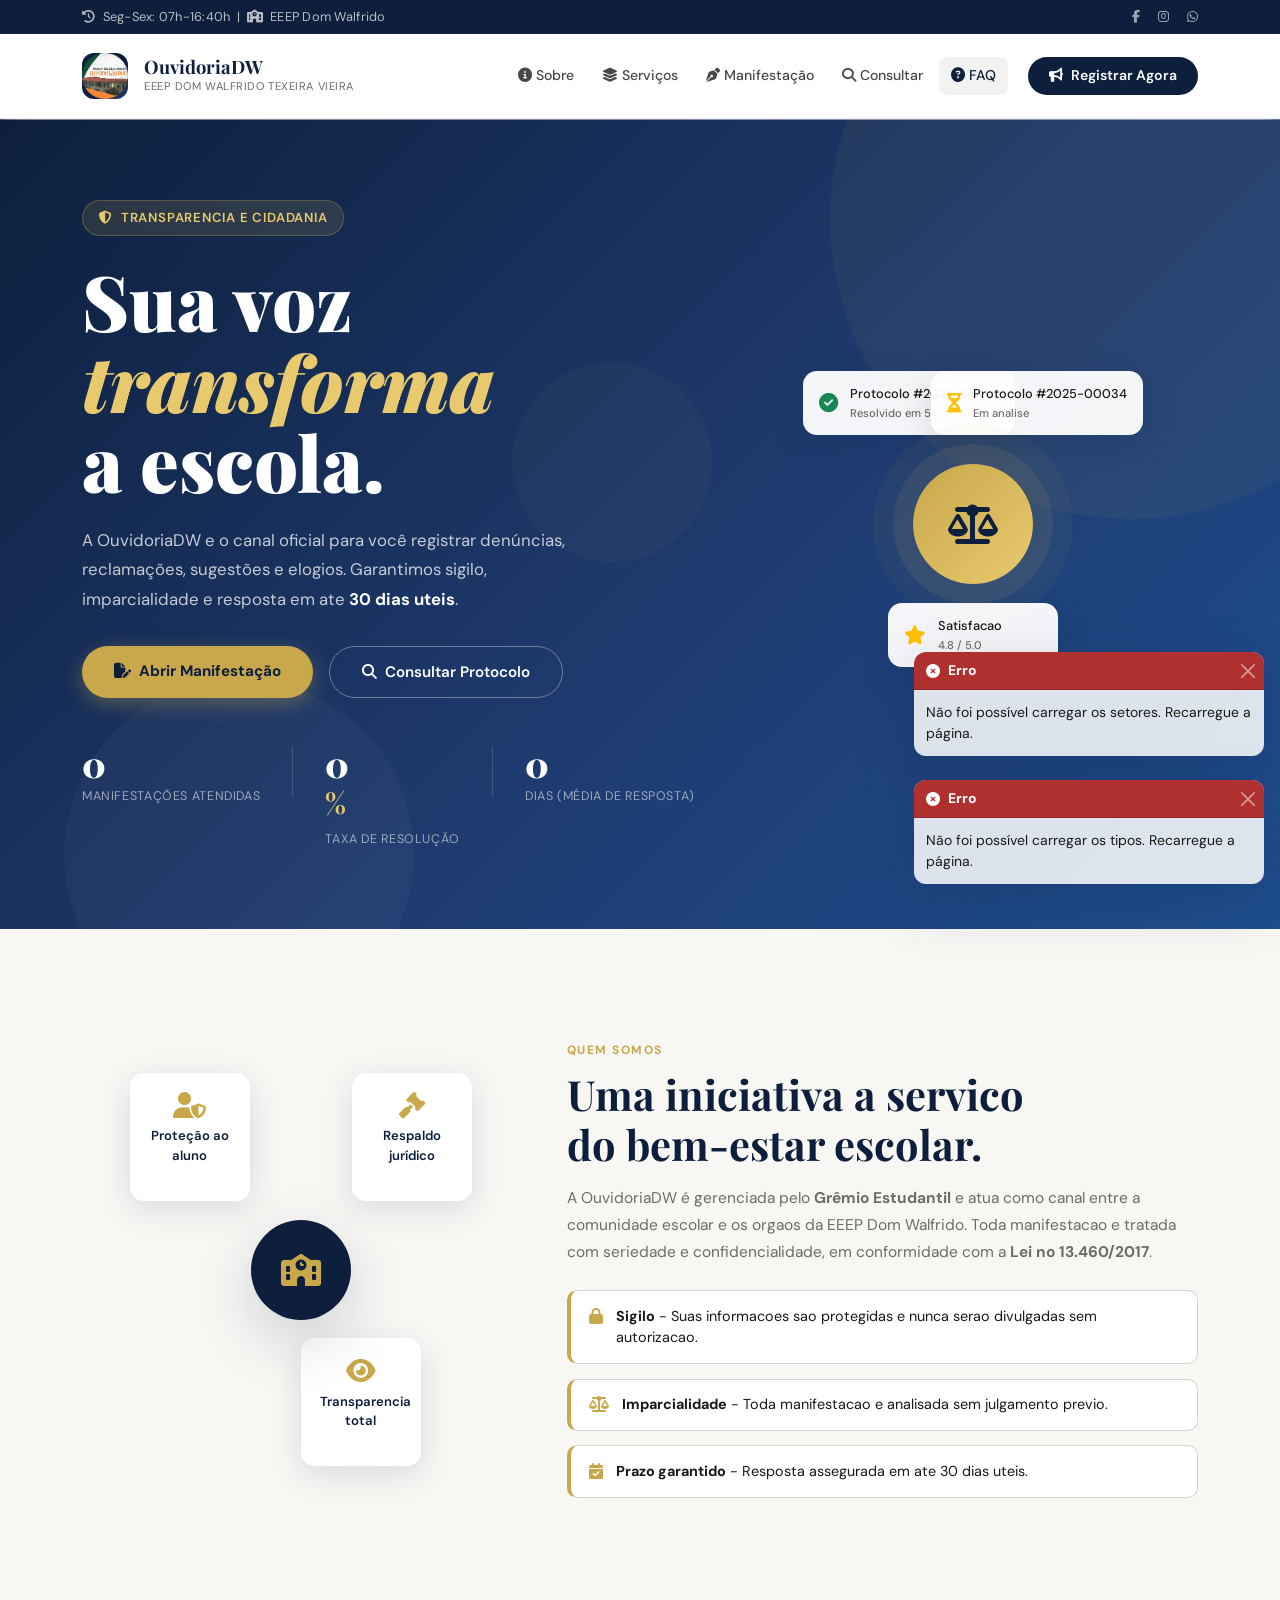
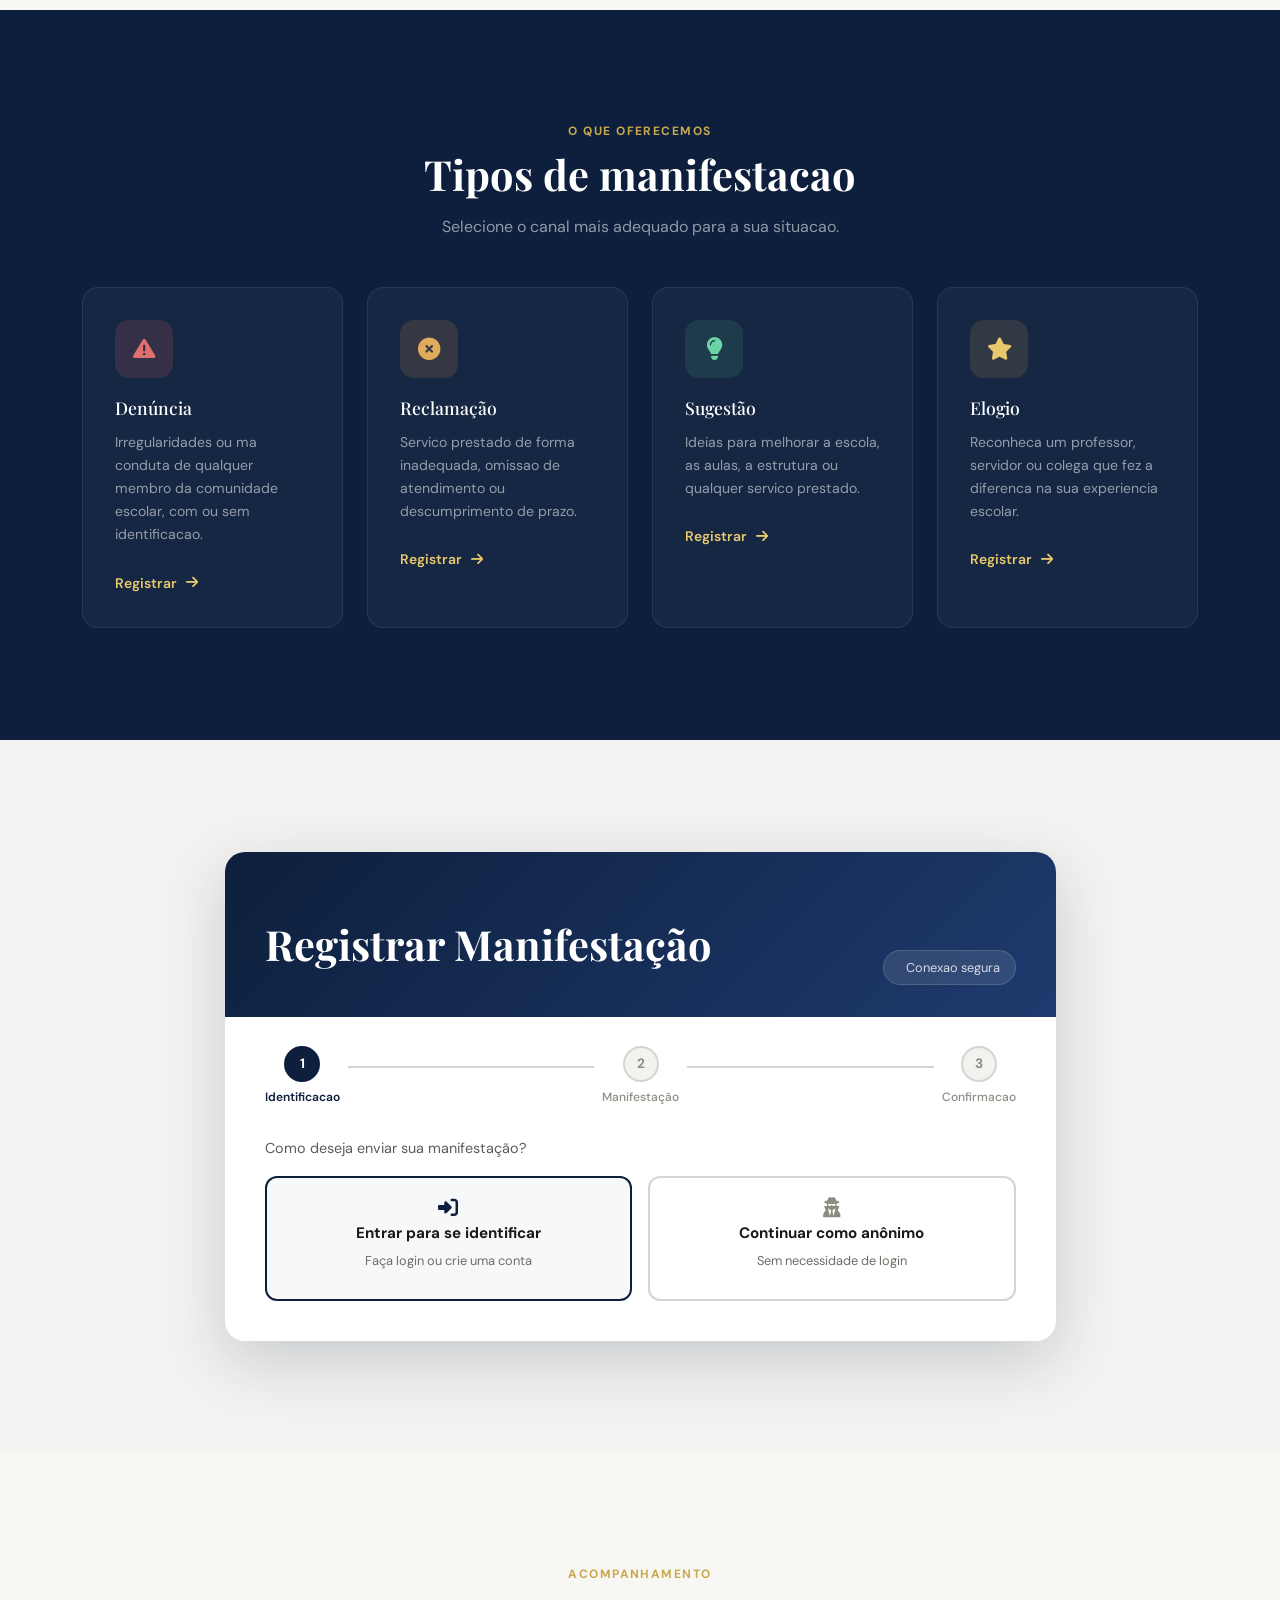
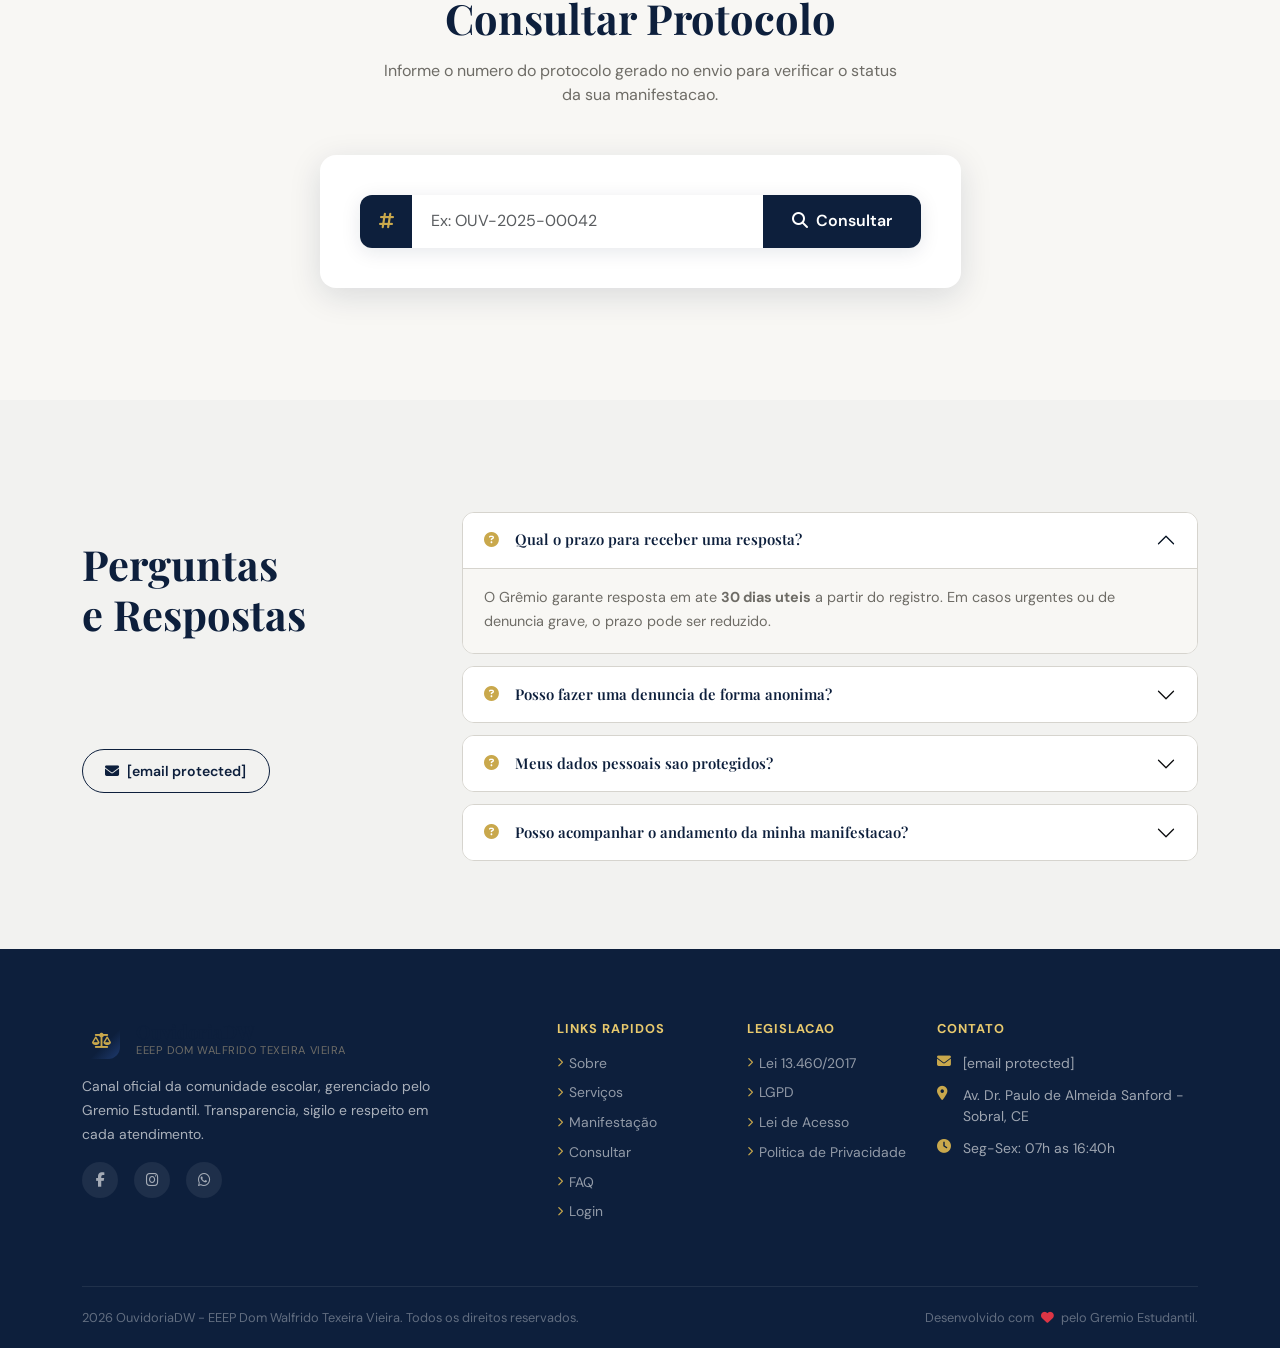
<file: index.html>
<!DOCTYPE html>
<html lang="pt-BR">
<head>
  <meta charset="UTF-8" />
  <meta name="viewport" content="width=device-width, initial-scale=1.0" />
  <title>Ouvidoria Escolar — EEEP Dom Walfrido</title>
  <meta name="description" content="Canal oficial de manifestações da EEEP Dom Walfrido. Registre denúncias, reclamações, sugestões e elogios com sigilo e segurança." />
  <meta property="og:title" content="Ouvidoria Escolar — EEEP Dom Walfrido" />
  <meta property="og:description" content="Canal oficial para registrar manifestações com sigilo e segurança." />
  <meta property="og:type" content="website" />
  <link rel="icon" type="image/svg+xml" href="data:image/svg+xml,<svg xmlns='http://www.w3.org/2000/svg' viewBox='0 0 100 100'><text y='.9em' font-size='90'>📢</text></svg>" />
  <link rel="preconnect" href="https://fonts.googleapis.com" />
  <link rel="preconnect" href="https://fonts.gstatic.com" crossorigin />
  <link href="https://fonts.googleapis.com/css2?family=Playfair+Display:wght@700;900&family=DM+Sans:wght@300;400;500;600&display=swap" rel="stylesheet" />
  <link rel="stylesheet" href="https://cdn.jsdelivr.net/npm/bootstrap@5.3.3/dist/css/bootstrap.min.css" />
  <link rel="stylesheet" href="https://cdnjs.cloudflare.com/ajax/libs/font-awesome/6.5.2/css/all.min.css" />
  <link rel="stylesheet" href="assets/css/style.css" />
</head>
<body>
  <div class="topbar">
    <div class="container d-flex justify-content-between align-items-center">
      <span><i class="fa-solid fa-clock-rotate-left me-1"></i> Seg-Sex: 07h-16:40h &nbsp;|&nbsp; <i class="fa-solid fa-school me-1"></i> EEEP Dom Walfrido</span>
      <span>
        <a href="https://facebook.com" class="topbar-link" target="_blank" rel="noopener"><i class="fa-brands fa-facebook-f"></i></a>
        <a href="https://instagram.com" class="topbar-link" target="_blank" rel="noopener"><i class="fa-brands fa-instagram"></i></a>
        <a href="https://wa.me" class="topbar-link" target="_blank" rel="noopener"><i class="fa-brands fa-whatsapp"></i></a>
      </span>
    </div>
  </div>
  <nav class="navbar navbar-expand-lg sticky-top" id="mainNav">
    <div class="container">
      <a class="navbar-brand d-flex align-items-center gap-3" href="#">
        <div class="brand-icon"><img class="imgLogo" src="assets/img/logo2.png" alt="logo" /></div>
        <div>
          <div class="brand-name">OuvidoriaDW</div>
          <div class="brand-sub">EEEP Dom Walfrido Texeira Vieira</div>
        </div>
      </a>
      <button class="navbar-toggler" type="button" data-bs-toggle="collapse" data-bs-target="#navbarNav">
        <i class="fa-solid fa-bars"></i>
      </button>
      <div class="collapse navbar-collapse" id="navbarNav">
        <ul class="navbar-nav ms-auto align-items-lg-center gap-lg-1">
          <li class="nav-item"><a class="nav-link" href="#sobre"><i class="fa-solid fa-circle-info me-1"></i>Sobre</a></li>
          <li class="nav-item"><a class="nav-link" href="#servicos"><i class="fa-solid fa-layer-group me-1"></i>Serviços</a></li>
          <li class="nav-item"><a class="nav-link" href="#manifestacao"><i class="fa-solid fa-pen-nib me-1"></i>Manifestação</a></li>
          <li class="nav-item"><a class="nav-link" href="#consulta"><i class="fa-solid fa-magnifying-glass me-1"></i>Consultar</a></li>
          <li class="nav-item"><a class="nav-link" href="#faq"><i class="fa-solid fa-circle-question me-1"></i>FAQ</a></li>
          <!-- Botão logout — visível só quando logado (via JS) -->
          <li class="nav-item ms-lg-2 d-none" id="navLogoutItem">
            <button class="btn btn-outline-danger btn-sm" id="btnLogout" title="Encerrar sessão">
              <i class="fa-solid fa-right-from-bracket me-1"></i>Sair
            </button>
          </li>
          <li class="nav-item ms-lg-3">
            <a class="btn btn-nav-cta" href="#manifestacao"><i class="fa-solid fa-bullhorn me-2"></i>Registrar Agora</a>
          </li>
        </ul>
      </div>
    </div>
  </nav>
  <section class="hero">
    <div class="hero-bg-shapes">
      <div class="shape shape-1"></div>
      <div class="shape shape-2"></div>
      <div class="shape shape-3"></div>
    </div>
    <div class="container position-relative">
      <div class="row align-items-center min-vh-hero">
        <div class="col-lg-7 hero-content">
          <div class="hero-badge"><i class="fa-solid fa-shield-halved me-2"></i>Transparencia e Cidadania</div>
          <h1 class="hero-title">Sua voz <em>transforma</em><br/>a escola.</h1>
          <p class="hero-desc">A OuvidoriaDW e o canal oficial para você registrar denúncias, reclamações, sugestões e elogios. Garantimos sigilo, imparcialidade e resposta em ate <strong>30 dias uteis</strong>.</p>
          <div class="hero-actions d-flex flex-wrap gap-3">
            <a href="#manifestacao" class="btn btn-hero-primary"><i class="fa-solid fa-file-pen me-2"></i>Abrir Manifestação</a>
            <a href="#consulta" class="btn btn-hero-outline"><i class="fa-solid fa-search me-2"></i>Consultar Protocolo</a>
          </div>
          <div class="hero-stats d-flex flex-wrap gap-4 mt-5">
            <div class="stat-item">
              <span class="stat-number" data-target="0">0</span>
              <span class="stat-label">Manifestações atendidas</span>
            </div>
            <div class="stat-divider"></div>
            <div class="stat-item">
              <span class="stat-number" data-target="0">0</span><span class="stat-pct">%</span>
              <span class="stat-label">Taxa de resolução</span>
            </div>
            <div class="stat-divider"></div>
            <div class="stat-item">
              <span class="stat-number" data-target="0">0</span>
              <span class="stat-label">Dias (média de resposta)</span>
            </div>
          </div>
        </div>
        <div class="col-lg-5 d-none d-lg-flex justify-content-center">
          <div class="hero-illustration">
            <div class="illus-card illus-card-1"><i class="fa-solid fa-check-circle text-success"></i><span>Protocolo #2025-00021<br/><small>Resolvido em 5 dias</small></span></div>
            <div class="illus-card illus-card-2"><i class="fa-solid fa-hourglass-half text-warning"></i><span>Protocolo #2025-00034<br/><small>Em analise</small></span></div>
            <div class="illus-center"><i class="fa-solid fa-scale-balanced"></i></div>
            <div class="illus-card illus-card-3"><i class="fa-solid fa-star text-warning"></i><span>Satisfacao<br/><small>4.8 / 5.0</small></span></div>
          </div>
        </div>
      </div>
    </div>
  </section>
  <section class="section-sobre" id="sobre">
    <div class="container">
      <div class="row align-items-center g-5">
        <div class="col-lg-5">
          <div class="sobre-graphic">
            <div class="sobre-block sobre-block-1"><i class="fa-solid fa-user-shield fa-2x mb-2"></i><p>Proteção ao aluno</p></div>
            <div class="sobre-block sobre-block-2"><i class="fa-solid fa-gavel fa-2x mb-2"></i><p>Respaldo jurídico</p></div>
            <div class="sobre-block sobre-block-3"><i class="fa-solid fa-eye fa-2x mb-2"></i><p>Transparencia total</p></div>
            <div class="sobre-center-icon"><i class="fa-solid fa-school"></i></div>
          </div>
        </div>
        <div class="col-lg-7">
          <div class="section-label">Quem somos</div>
          <h2 class="section-title">Uma iniciativa a servico<br/>do bem-estar escolar.</h2>
          <p class="section-text">A OuvidoriaDW é gerenciada pelo <strong>Grêmio Estudantil</strong> e atua como canal entre a comunidade escolar e os orgaos da EEEP Dom Walfrido. Toda manifestacao e tratada com seriedade e confidencialidade, em conformidade com a <strong>Lei no 13.460/2017</strong>.</p>
          <div class="principios">
            <div class="principio-item"><i class="fa-solid fa-lock"></i> <span><strong>Sigilo</strong> - Suas informacoes sao protegidas e nunca serao divulgadas sem autorizacao.</span></div>
            <div class="principio-item"><i class="fa-solid fa-balance-scale"></i> <span><strong>Imparcialidade</strong> - Toda manifestacao e analisada sem julgamento previo.</span></div>
            <div class="principio-item"><i class="fa-solid fa-calendar-check"></i> <span><strong>Prazo garantido</strong> - Resposta assegurada em ate 30 dias uteis.</span></div>
          </div>
        </div>
      </div>
    </div>
  </section>
  <section class="section-services" id="servicos">
    <div class="container">
      <div class="text-center mb-5">
        <div class="section-label">O que oferecemos</div>
        <h2 class="section-title">Tipos de manifestacao</h2>
        <p class="section-subtitle">Selecione o canal mais adequado para a sua situacao.</p>
      </div>
      <div class="row g-4">
        <div class="col-sm-6 col-lg-3">
          <div class="service-card service-denuncia">
            <div class="service-icon"><i class="fa-solid fa-triangle-exclamation"></i></div>
            <h4>Denúncia</h4>
            <p>Irregularidades ou ma conduta de qualquer membro da comunidade escolar, com ou sem identificacao.</p>
            <a href="#manifestacao" class="service-link" data-tipo="Denúncia">Registrar <i class="fa-solid fa-arrow-right ms-1"></i></a>
          </div>
        </div>
        <div class="col-sm-6 col-lg-3">
          <div class="service-card service-reclamacao">
            <div class="service-icon"><i class="fa-solid fa-circle-xmark"></i></div>
            <h4>Reclamação</h4>
            <p>Servico prestado de forma inadequada, omissao de atendimento ou descumprimento de prazo.</p>
            <a href="#manifestacao" class="service-link" data-tipo="Reclamação">Registrar <i class="fa-solid fa-arrow-right ms-1"></i></a>
          </div>
        </div>
        <div class="col-sm-6 col-lg-3">
          <div class="service-card service-sugestao">
            <div class="service-icon"><i class="fa-solid fa-lightbulb"></i></div>
            <h4>Sugestão</h4>
            <p>Ideias para melhorar a escola, as aulas, a estrutura ou qualquer servico prestado.</p>
            <a href="#manifestacao" class="service-link" data-tipo="Sugestão">Registrar <i class="fa-solid fa-arrow-right ms-1"></i></a>
          </div>
        </div>
        <div class="col-sm-6 col-lg-3">
          <div class="service-card service-elogio">
            <div class="service-icon"><i class="fa-solid fa-star"></i></div>
            <h4>Elogio</h4>
            <p>Reconheca um professor, servidor ou colega que fez a diferenca na sua experiencia escolar.</p>
            <a href="#manifestacao" class="service-link" data-tipo="Elogio">Registrar <i class="fa-solid fa-arrow-right ms-1"></i></a>
          </div>
        </div>
      </div>
    </div>
  </section>
  <section class="section-form" id="manifestacao">
    <div class="container">
      <div class="row justify-content-center">
        <div class="col-xl-9">
          <div class="form-card">
            <div class="form-card-header">
              <div>
                <div class="section-label light">Formulario oficial</div>
                <h2 class="section-title white">Registrar Manifestação</h2>
              </div>
              <div class="form-protocol-badge"><i class="fa-solid fa-shield-check"></i><span>Conexao segura</span></div>
            </div>
            <div class="step-indicator">
              <div class="step active" id="step-indicator-1"><div class="step-circle">1</div><span>Identificacao</span></div>
              <div class="step-line"></div>
              <div class="step" id="step-indicator-2"><div class="step-circle">2</div><span>Manifestação</span></div>
              <div class="step-line"></div>
              <div class="step" id="step-indicator-3"><div class="step-circle">3</div><span>Confirmacao</span></div>
            </div>
            <form id="ouvidoriaForm" novalidate>
              <!-- STEP 1 — Decisão de identificação -->
              <!--
                Sem campos de input. O form.js injeta aqui:
                  #cards-nao-logado  → quando não há sessão ativa
                  #card-logado       → quando há sessão ativa
                O botão "Próximo" não existe mais nesse step —
                a escolha do card já avança para o step 2.
              -->
              <div class="form-step active" id="step-1">
                <div id="step1-loading" class="text-center py-4">
                  <span class="spinner-border spinner-border-sm me-2"></span>
                  <span class="text-muted" style="font-size:.9rem">Verificando sessão...</span>
                </div>
              </div>
              <!-- STEP 2 -->
              <div class="form-step" id="step-2">
                <div class="row g-3">
                  <div class="col-md-6">
                    <label class="form-label">Tipo de manifestacao <span class="req">*</span></label>
                    <div class="input-icon-group">
                      <i class="fa-solid fa-tag"></i>
                      <select class="form-select custom-input" id="tipo">
                        <option value="">Carregando tipos...</option>
                      </select>
                    </div>
                  </div>
                  <div class="col-md-6">
                    <label class="form-label">Setor <span class="req">*</span></label>
                    <div class="input-icon-group">
                      <i class="fa-solid fa-building-columns"></i>
                      <select class="form-select custom-input" id="setor">
                        <option value="">Carregando setores...</option>
                      </select>
                    </div>
                  </div>
                  <div class="col-12">
                    <label class="form-label">Descricao detalhada <span class="req">*</span></label>
                    <textarea class="form-control custom-input" id="descricao" rows="6" placeholder="Descreva com detalhes: o que aconteceu, quando, onde e quais pessoas estao envolvidas..."></textarea>
                    <div class="char-counter"><span id="charCount">0</span>/1000 caracteres</div>
                  </div>
                  <div class="col-12 identificado-field">
                    <label class="form-label">Contato para retorno <span class="text-muted small">(opcional)</span></label>
                    <div class="input-icon-group">
                      <i class="fa-solid fa-address-card"></i>
                      <input type="text" class="form-control custom-input" id="contato" placeholder="WhatsApp, e-mail alternativo ou como prefere ser contatado" />
                    </div>
                  </div>
                  <div class="col-12">
                    <label class="form-label">Anexar arquivos <span class="text-muted small">(PDF, JPG, PNG - max. 5MB)</span></label>
                    <div class="upload-area" id="uploadArea">
                      <i class="fa-solid fa-cloud-arrow-up fa-2x mb-2"></i>
                      <p>Arraste arquivos aqui ou <label for="fileInput" class="upload-link">clique para selecionar</label></p>
                      <input type="file" id="fileInput" multiple accept=".pdf,.jpg,.jpeg,.png" class="d-none" />
                      <div id="fileList" class="file-list mt-2"></div>
                    </div>
                  </div>
                  <div class="col-12 d-flex justify-content-between mt-2">
                    <button type="button" class="btn btn-step-back" id="back-to-1"><i class="fa-solid fa-arrow-left me-2"></i> Voltar</button>
                    <button type="button" class="btn btn-step-next" id="next-to-3">Revisar <i class="fa-solid fa-arrow-right ms-2"></i></button>
                  </div>
                </div>
              </div>
              <!-- STEP 3 -->
              <div class="form-step" id="step-3">
                <div class="review-box">
                  <h5 class="review-title"><i class="fa-solid fa-eye me-2"></i>Revisao dos dados</h5>
                  <div id="reviewContent" class="review-content"></div>
                </div>
                <div class="form-check mt-4">
                  <input class="form-check-input" type="checkbox" id="termos" />
                  <label class="form-check-label" for="termos">Li e concordo com a <a href="#" class="link-gold">Política de Privacidade</a> e autorizo o tratamento dos meus dados conforme a LGPD.</label>
                </div>
                <div class="col-12 d-flex justify-content-between mt-4">
                  <button type="button" class="btn btn-step-back" id="back-to-2"><i class="fa-solid fa-arrow-left me-2"></i> Voltar</button>
                  <button type="button" class="btn btn-submit" id="submitBtn">
                    <span id="submitText"><i class="fa-solid fa-paper-plane me-2"></i>Enviar Manifestação</span>
                    <span id="submitSpinner" class="d-none"><span class="spinner-border spinner-border-sm me-2"></span>Enviando...</span>
                  </button>
                </div>
              </div>
              <!-- SUCCESS -->
              <div class="form-step" id="step-success">
                <div class="success-state text-center py-4">
                  <div class="success-icon"><i class="fa-solid fa-circle-check"></i></div>
                  <h3 class="success-title">Manifestação registrada!</h3>
                  <p class="success-desc">Seu protocolo foi gerado com sucesso. Guarde o numero para acompanhar o andamento.</p>
                  <div class="protocol-number" id="protocolNumber">-- -- -- --</div>
                  <p class="text-muted small mt-2">O Gremio Estudantil analisara sua manifestacao e respondera pelo protocolo acima.</p>
                  <div class="d-flex gap-3 justify-content-center mt-4">
                    <button type="button" class="btn btn-step-next" id="newManifestacao"><i class="fa-solid fa-plus me-2"></i> Nova Manifestação</button>
                    <a href="#consulta" class="btn btn-step-back"><i class="fa-solid fa-magnifying-glass me-2"></i> Consultar</a>
                  </div>
                </div>
              </div>
            </form>
          </div>
        </div>
      </div>
    </div>
  </section>
  <section class="section-consulta" id="consulta">
    <div class="container">
      <div class="row justify-content-center">
        <div class="col-lg-8 text-center mb-5">
          <div class="section-label">Acompanhamento</div>
          <h2 class="section-title">Consultar Protocolo</h2>
          <p class="section-subtitle">Informe o numero do protocolo gerado no envio para verificar o status da sua manifestacao.</p>
        </div>
        <div class="col-lg-7">
          <div class="consulta-card">
            <div class="input-group consult-group">
              <span class="input-group-text consult-prefix"><i class="fa-solid fa-hashtag"></i></span>
              <input type="text" class="form-control consult-input" id="protocolSearch" placeholder="Ex: OUV-2025-00042" />
              <button class="btn btn-consult" id="btnConsultar"><i class="fa-solid fa-search me-2"></i>Consultar</button>
            </div>
            <div id="consultaResult" class="consulta-result mt-4 d-none"></div>
          </div>
        </div>
      </div>
    </div>
  </section>
  <section class="section-faq" id="faq">
    <div class="container">
      <div class="row">
        <div class="col-lg-4 mb-5 mb-lg-0">
          <div class="section-label">Duvidas frequentes</div>
          <h2 class="section-title">Perguntas<br/>e Respostas</h2>
          <p class="section-text">Nao encontrou o que procura? Fale diretamente com o Gremio Estudantil.</p>
          <a href="/cdn-cgi/l/email-protection#dfb8adbab2b6b09fbbb0b2a8beb3b9adb6bbb0f1babbaaf1bdad" class="btn btn-faq-contact"><i class="fa-solid fa-envelope me-2"></i><span class="__cf_email__" data-cfemail="462134232b2f290622292b31272a20342f222968232233682434">[email&#160;protected]</span></a>
        </div>
        <div class="col-lg-8">
          <div class="accordion custom-accordion" id="faqAccordion">
            <div class="accordion-item custom-accordion-item">
              <h2 class="accordion-header">
                <button class="accordion-button custom-accordion-btn" type="button" data-bs-toggle="collapse" data-bs-target="#faq1">
                  <i class="fa-solid fa-question-circle me-3 acc-icon"></i> Qual o prazo para receber uma resposta?
                </button>
              </h2>
              <div id="faq1" class="accordion-collapse collapse show" data-bs-parent="#faqAccordion">
                <div class="accordion-body custom-accordion-body">O Grêmio garante resposta em ate <strong>30 dias uteis</strong> a partir do registro. Em casos urgentes ou de denuncia grave, o prazo pode ser reduzido.</div>
              </div>
            </div>
            <div class="accordion-item custom-accordion-item">
              <h2 class="accordion-header">
                <button class="accordion-button custom-accordion-btn collapsed" type="button" data-bs-toggle="collapse" data-bs-target="#faq2">
                  <i class="fa-solid fa-question-circle me-3 acc-icon"></i> Posso fazer uma denuncia de forma anonima?
                </button>
              </h2>
              <div id="faq2" class="accordion-collapse collapse" data-bs-parent="#faqAccordion">
                <div class="accordion-body custom-accordion-body">Sim! Ative a opcao "Registrar anonimamente" no formulario. Sem dados de contato, o acompanhamento so e possivel pelo numero de protocolo.</div>
              </div>
            </div>
            <div class="accordion-item custom-accordion-item">
              <h2 class="accordion-header">
                <button class="accordion-button custom-accordion-btn collapsed" type="button" data-bs-toggle="collapse" data-bs-target="#faq3">
                  <i class="fa-solid fa-question-circle me-3 acc-icon"></i> Meus dados pessoais sao protegidos?
                </button>
              </h2>
              <div id="faq3" class="accordion-collapse collapse" data-bs-parent="#faqAccordion">
                <div class="accordion-body custom-accordion-body">Sim. Todas as informações são tratadas em conformidade com a <strong>LGPD (Lei no 13.709/2018)</strong>. Manifestações anônimas nao armazenam nenhum dado de identificacao.</div>
              </div>
            </div>
            <div class="accordion-item custom-accordion-item">
              <h2 class="accordion-header">
                <button class="accordion-button custom-accordion-btn collapsed" type="button" data-bs-toggle="collapse" data-bs-target="#faq4">
                  <i class="fa-solid fa-question-circle me-3 acc-icon"></i> Posso acompanhar o andamento da minha manifestacao?
                </button>
              </h2>
              <div id="faq4" class="accordion-collapse collapse" data-bs-parent="#faqAccordion">
                <div class="accordion-body custom-accordion-body">Sim. Use o numero de protocolo gerado no envio para consultar o status na secao <strong>"Consultar Protocolo"</strong> desta pagina.</div>
              </div>
            </div>
          </div>
        </div>
      </div>
    </div>
  </section>
  <footer class="site-footer">
    <div class="container">
      <div class="row g-4 py-5">
        <div class="col-lg-4">
          <div class="footer-brand d-flex align-items-center gap-3 mb-3">
            <div class="brand-icon sm"><i class="fa-solid fa-scale-balanced"></i></div>
            <div>
              <div class="brand-name">OuvidoriaDW</div>
              <div class="brand-sub">EEEP Dom Walfrido Texeira Vieira</div>
            </div>
          </div>
          <p class="footer-desc">Canal oficial da comunidade escolar, gerenciado pelo Gremio Estudantil. Transparencia, sigilo e respeito em cada atendimento.</p>
          <div class="footer-social d-flex gap-3 mt-3">
            <a href="https://facebook.com" class="social-link" target="_blank" rel="noopener"><i class="fa-brands fa-facebook-f"></i></a>
            <a href="https://instagram.com" class="social-link" target="_blank" rel="noopener"><i class="fa-brands fa-instagram"></i></a>
            <a href="https://wa.me" class="social-link" target="_blank" rel="noopener"><i class="fa-brands fa-whatsapp"></i></a>
          </div>
        </div>
        <div class="col-sm-6 col-lg-2 offset-lg-1">
          <h6 class="footer-heading">Links Rapidos</h6>
          <ul class="footer-links">
            <li><a href="#sobre"><i class="fa-solid fa-chevron-right"></i> Sobre</a></li>
            <li><a href="#servicos"><i class="fa-solid fa-chevron-right"></i> Serviços</a></li>
            <li><a href="#manifestacao"><i class="fa-solid fa-chevron-right"></i> Manifestação</a></li>
            <li><a href="#consulta"><i class="fa-solid fa-chevron-right"></i> Consultar</a></li>
            <li><a href="#faq"><i class="fa-solid fa-chevron-right"></i> FAQ</a></li>
            <li><a href="login.html"><i class="fa-solid fa-chevron-right"></i> Login</a></li>
          </ul>
        </div>
        <div class="col-sm-6 col-lg-2">
          <h6 class="footer-heading">Legislacao</h6>
          <ul class="footer-links">
            <li><a href="https://www.planalto.gov.br/ccivil_03/_ato2015-2018/2017/lei/l13460.htm" target="_blank" rel="noopener"><i class="fa-solid fa-chevron-right"></i> Lei 13.460/2017</a></li>
            <li><a href="https://www.planalto.gov.br/ccivil_03/_ato2019-2022/2018/lei/l13709.htm" target="_blank" rel="noopener"><i class="fa-solid fa-chevron-right"></i> LGPD</a></li>
            <li><a href="https://www.planalto.gov.br/ccivil_03/_ato2011-2014/2011/lei/l12527.htm" target="_blank" rel="noopener"><i class="fa-solid fa-chevron-right"></i> Lei de Acesso</a></li>
            <li><a href="#"><i class="fa-solid fa-chevron-right"></i> Politica de Privacidade</a></li>
          </ul>
        </div>
        <div class="col-lg-3">
          <h6 class="footer-heading">Contato</h6>
          <ul class="footer-contact">
            <li><i class="fa-solid fa-envelope"></i> <a href="/cdn-cgi/l/email-protection" class="__cf_email__" data-cfemail="fd9a8f98909492bd9992908a9c919b8f949992d3989988d39f8f">[email&#160;protected]</a></li>
            <li><i class="fa-solid fa-location-dot"></i> Av. Dr. Paulo de Almeida Sanford - Sobral, CE</li>
            <li><i class="fa-solid fa-clock"></i> Seg-Sex: 07h as 16:40h</li>
          </ul>
        </div>
      </div>
      <div class="footer-bottom">
        <span>2025 OuvidoriaDW - EEEP Dom Walfrido Texeira Vieira. Todos os direitos reservados.</span>
        <span>Desenvolvido com <i class="fa-solid fa-heart text-danger mx-1"></i> pelo Gremio Estudantil.</span>
      </div>
    </div>
  </footer>
  <div class="toast-container position-fixed bottom-0 end-0 p-3" id="toastContainer"></div>
  <button class="btn-back-top" id="backTop" title="Voltar ao topo">
    <i class="fa-solid fa-chevron-up"></i>
  </button>

  <!-- Bootstrap 5 JS -->
  <script src="https://cdn.jsdelivr.net/npm/bootstrap@5.3.3/dist/js/bootstrap.bundle.min.js"></script>
  <!-- jQuery -->
  <script src="https://code.jquery.com/jquery-3.7.1.min.js"></script>
  <!-- Custom JS — ordem importa -->
  <script src="assets/js/utils.js"></script>
  <script src="assets/js/form.js"></script>
  <script src="assets/js/ajax.js"></script>
  <script src="assets/js/main.js"></script>
  <script>
    // ── Logout ────────────────────────────────────────────────
    document.getElementById('btnLogout').addEventListener('click', async () => {
      try {
        await fetch('api/logout.php', { method: 'POST' });
      } finally {
        window.location.href = 'login.html';
      }
    });

    // Mostra o botão de logout assim que a sessão for confirmada
    // O form.js já chama api/session.php — escutamos o resultado via evento customizado
    document.addEventListener('sessaoConfirmada', () => {
      document.getElementById('navLogoutItem').classList.remove('d-none');
    });
  </script>
</body>
</html>
</file>
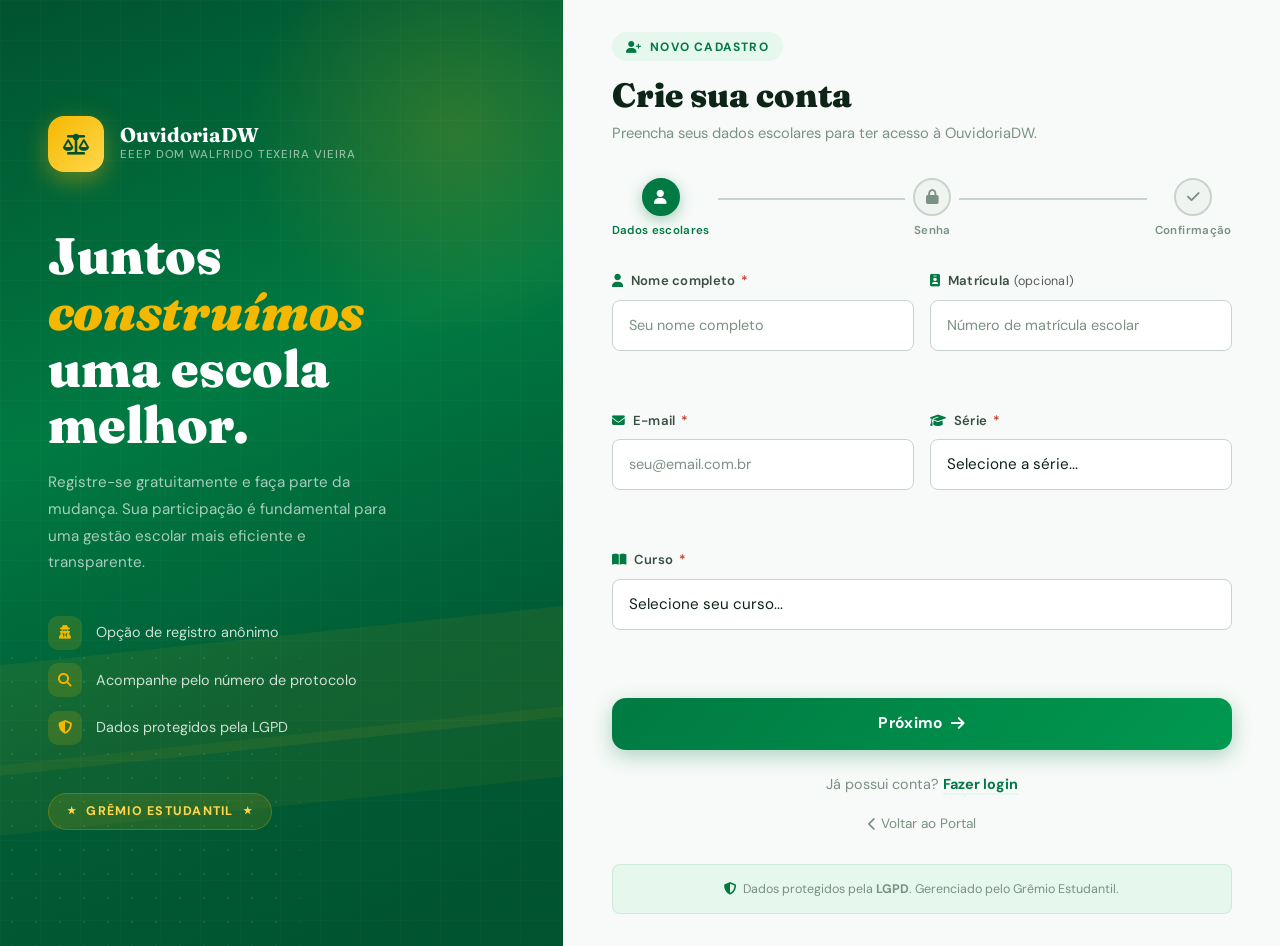
<file: cadastro.html>
<!DOCTYPE html>
<html lang="pt-BR">
<head>
  <meta charset="UTF-8" />
  <meta name="viewport" content="width=device-width, initial-scale=1.0" />
  <title>OuvidoriaDW — Criar Conta</title>

  <link rel="preconnect" href="https://fonts.googleapis.com" />
  <link rel="preconnect" href="https://fonts.gstatic.com" crossorigin />
  <link href="https://fonts.googleapis.com/css2?family=Fraunces:ital,wght@0,700;0,900;1,700&family=DM+Sans:wght@300;400;500;600&display=swap" rel="stylesheet" />

  <link rel="stylesheet" href="https://cdn.jsdelivr.net/npm/bootstrap@5.3.3/dist/css/bootstrap.min.css" />
  <link rel="stylesheet" href="https://cdnjs.cloudflare.com/ajax/libs/font-awesome/6.5.2/css/all.min.css" />
  <link rel="stylesheet" href="assets/css/auth.css" />
</head>
<body class="auth-body">

  <div class="auth-split reverse">

    <!-- ══════════════════════ PAINEL DIREITO — Formulário ══════════════════════ -->
    <main class="auth-panel-right wide">
      <div class="auth-form-wrapper wide">

        <!-- Logo mobile -->
        <div class="mobile-brand d-lg-none mb-4">
          <div class="panel-logo sm"><i class="fa-solid fa-scale-balanced"></i></div>
          <div>
            <div class="panel-brand-name dark">OuvidoriaDW</div>
            <div class="panel-brand-sub dark">EEEP Dom Walfrido</div>
          </div>
        </div>

        <!-- Cabeçalho -->
        <div class="form-header">
          <div class="form-eyebrow">
            <i class="fa-solid fa-user-plus me-2"></i>Novo Cadastro
          </div>
          <h2 class="form-title">Crie sua conta</h2>
          <p class="form-subtitle">
            Preencha seus dados escolares para ter acesso à OuvidoriaDW.
          </p>
        </div>

        <!-- Indicador de steps -->
        <div class="cad-steps">
          <div class="cad-step active" id="cstep-1">
            <div class="cad-step-circle"><i class="fa-solid fa-user"></i></div>
            <span>Dados escolares</span>
          </div>
          <div class="cad-step-line"></div>
          <div class="cad-step" id="cstep-2">
            <div class="cad-step-circle"><i class="fa-solid fa-lock"></i></div>
            <span>Senha</span>
          </div>
          <div class="cad-step-line"></div>
          <div class="cad-step" id="cstep-3">
            <div class="cad-step-circle"><i class="fa-solid fa-check"></i></div>
            <span>Confirmação</span>
          </div>
        </div>

        <!-- Área de alertas -->
        <div id="cadAlert" class="auth-alert d-none"></div>

        <form id="cadastroForm" novalidate autocomplete="off">

          <!-- ════════════════ STEP 1: Dados Escolares ════════════════ -->
          <!--
            Campos mapeados para as colunas reais de tbusuarios:
              cadNome      → nome       (obrigatório)
              cadEmail     → email      (obrigatório, UNIQUE KEY)
              cadMatricula → matricula  (opcional)
              cadSerie     → serie      (obrigatório: 1, 2 ou 3)
              cadCurso     → curso      (obrigatório)

            Removidos: cpf, telefone, nascimento, municipio
            (não existem em tbusuarios)
          -->
          <div class="cad-form-step active" id="cad-step-1">
            <div class="row g-3">

              <!-- Nome completo -->
              <div class="col-md-6">
                <div class="auth-field">
                  <label class="auth-label">
                    <i class="fa-solid fa-user"></i> Nome completo <span class="req">*</span>
                  </label>
                  <div class="auth-input-wrap">
                    <input type="text" id="cadNome" class="auth-input"
                           placeholder="Seu nome completo" autocomplete="name" />
                    <div class="auth-input-line"></div>
                  </div>
                  <div class="auth-feedback" id="fb-cadNome"></div>
                </div>
              </div>

              <!-- Matrícula (opcional) -->
              <div class="col-md-6">
                <div class="auth-field">
                  <label class="auth-label">
                    <i class="fa-solid fa-id-badge"></i> Matrícula
                    <span class="text-muted" style="font-size:.78rem;font-weight:400"> (opcional)</span>
                  </label>
                  <div class="auth-input-wrap">
                    <input type="text" id="cadMatricula" class="auth-input"
                           placeholder="Número de matrícula escolar" />
                    <div class="auth-input-line"></div>
                  </div>
                </div>
              </div>

              <!-- E-mail -->
              <div class="col-md-6">
                <div class="auth-field">
                  <label class="auth-label">
                    <i class="fa-solid fa-envelope"></i> E-mail <span class="req">*</span>
                  </label>
                  <div class="auth-input-wrap">
                    <input type="email" id="cadEmail" class="auth-input"
                           placeholder="seu@email.com.br" autocomplete="email" />
                    <div class="auth-input-line"></div>
                  </div>
                  <div class="auth-feedback" id="fb-cadEmail"></div>
                </div>
              </div>

              <!-- Série — select 1, 2, 3 -->
              <!--
                value="1", "2", "3" — inteiros que o auth.js envia
                e o cadastro.php converte com intval() antes de inserir
                na coluna `serie` INT(1) de tbusuarios
              -->
              <div class="col-md-6">
                <div class="auth-field">
                  <label class="auth-label">
                    <i class="fa-solid fa-graduation-cap"></i> Série <span class="req">*</span>
                  </label>
                  <div class="auth-input-wrap">
                    <select id="cadSerie" class="auth-input auth-select">
                      <option value="">Selecione a série...</option>
                      <option value="1">1º ano</option>
                      <option value="2">2º ano</option>
                      <option value="3">3º ano</option>
                    </select>
                    <div class="auth-input-line"></div>
                  </div>
                  <div class="auth-feedback" id="fb-cadSerie"></div>
                </div>
              </div>

              <!-- Curso -->
              <div class="col-md-12">
                <div class="auth-field">
                  <label class="auth-label">
                    <i class="fa-solid fa-book-open"></i> Curso <span class="req">*</span>
                  </label>
                  <div class="auth-input-wrap">
                    <select id="cadCurso" class="auth-input auth-select">
                      <option value="">Selecione seu curso...</option>
                      <option value="Informatica">Informática</option>
                      <option value="Enfermagem">Enfermagem</option>
                      <option value="Saude Bucal">Saúde Bucal</option>
                      <option value="Energias">Energias Renováveis</option>
                    </select>
                    <div class="auth-input-line"></div>
                  </div>
                  <div class="auth-feedback" id="fb-cadCurso"></div>
                </div>
              </div>

            </div>
            <div class="d-flex justify-content-end mt-4">
              <button type="button" class="btn-auth-submit" id="cad-next-2">
                Próximo <i class="fa-solid fa-arrow-right ms-2"></i>
              </button>
            </div>
          </div>

          <!-- ════════════════ STEP 2: Senha ════════════════ -->
          <div class="cad-form-step" id="cad-step-2">
            <div class="row g-3">

              <div class="col-12">
                <div class="auth-field">
                  <label class="auth-label">
                    <i class="fa-solid fa-lock"></i> Senha <span class="req">*</span>
                  </label>
                  <div class="auth-input-wrap">
                    <input type="password" id="cadSenha" class="auth-input"
                           placeholder="Crie uma senha" maxlength="72" />
                    <button type="button" class="btn-eye" id="toggleCadSenha" tabindex="-1">
                      <i class="fa-regular fa-eye" id="cadEyeIcon1"></i>
                    </button>
                    <div class="auth-input-line"></div>
                  </div>
                  <div class="auth-feedback" id="fb-cadSenha"></div>

                  <!-- Medidor de força -->
                  <div class="strength-meter mt-2">
                    <div class="strength-bars">
                      <div class="sbar" id="sbar1"></div>
                      <div class="sbar" id="sbar2"></div>
                      <div class="sbar" id="sbar3"></div>
                      <div class="sbar" id="sbar4"></div>
                    </div>
                    <span class="strength-label" id="strengthLabel">—</span>
                  </div>

                  <!--
                    Hints alinhados com o backend: mínimo 6 caracteres
                    (cadastro.php valida mb_strlen($senha) >= 6)
                  -->
                  <ul class="pwd-hints">
                    <li id="hint-len">
                      <i class="fa-solid fa-circle-xmark"></i> Mínimo de 6 caracteres
                    </li>
                    <li id="hint-upper">
                      <i class="fa-solid fa-circle-xmark"></i> Uma letra maiúscula
                    </li>
                    <li id="hint-num">
                      <i class="fa-solid fa-circle-xmark"></i> Um número
                    </li>
                    <li id="hint-sym">
                      <i class="fa-solid fa-circle-xmark"></i> Um caractere especial (@#$%...)
                    </li>
                  </ul>
                </div>
              </div>

              <div class="col-12">
                <div class="auth-field">
                  <label class="auth-label">
                    <i class="fa-solid fa-lock-open"></i> Confirmar senha <span class="req">*</span>
                  </label>
                  <div class="auth-input-wrap">
                    <input type="password" id="cadConfirmSenha" class="auth-input"
                           placeholder="Repita a senha" maxlength="72" />
                    <button type="button" class="btn-eye" id="toggleCadConfirm" tabindex="-1">
                      <i class="fa-regular fa-eye" id="cadEyeIcon2"></i>
                    </button>
                    <div class="auth-input-line"></div>
                  </div>
                  <div class="auth-feedback" id="fb-cadConfirm"></div>
                </div>
              </div>

            </div>
            <div class="d-flex justify-content-between mt-4">
              <button type="button" class="btn-auth-back" id="cad-back-1">
                <i class="fa-solid fa-arrow-left me-2"></i> Voltar
              </button>
              <button type="button" class="btn-auth-submit" id="cad-next-3">
                Revisar <i class="fa-solid fa-arrow-right ms-2"></i>
              </button>
            </div>
          </div>

          <!-- ════════════════ STEP 3: Revisão ════════════════ -->
          <div class="cad-form-step" id="cad-step-3">
            <div class="cad-review">
              <h6 class="cad-review-title">
                <i class="fa-solid fa-eye me-2"></i>Confirme seus dados
              </h6>
              <!-- Preenchido pelo auth.js via _buildCadReview() -->
              <div id="cadReviewContent" class="cad-review-grid"></div>
            </div>

            <div class="auth-check-group mt-4">
              <label class="auth-check">
                <input type="checkbox" id="termosCad" />
                <span class="check-box"></span>
                <span>
                  Li e aceito os <a href="#" class="auth-link-sm">Termos de Uso</a>
                  e a <a href="#" class="auth-link-sm">Política de Privacidade</a>.
                </span>
              </label>
              <label class="auth-check mt-2">
                <input type="checkbox" id="lgpdCad" />
                <span class="check-box"></span>
                <span>
                  Autorizo o tratamento dos meus dados pessoais conforme a <strong>LGPD</strong>.
                </span>
              </label>
            </div>

            <div class="d-flex justify-content-between mt-4">
              <button type="button" class="btn-auth-back" id="cad-back-2">
                <i class="fa-solid fa-arrow-left me-2"></i> Voltar
              </button>
              <button type="submit" class="btn-auth-submit" id="cadSubmitBtn">
                <span id="cadSubmitText">
                  <i class="fa-solid fa-user-check me-2"></i>Criar Conta
                </span>
                <span id="cadSubmitSpinner" class="d-none">
                  <span class="spinner-border spinner-border-sm me-2"></span>Cadastrando...
                </span>
              </button>
            </div>
          </div>

          <!-- ════════════════ STEP SUCESSO ════════════════ -->
          <!--
            Conta ativa imediatamente (ativo=1 no cadastro.php).
            Removido: "Verifique seu e-mail para ativar"
            Adicionado: redirecionamento automático para o portal
          -->
          <div class="cad-form-step" id="cad-step-success">
            <div class="cad-success text-center py-3">
              <div class="cad-success-icon"><i class="fa-solid fa-circle-check"></i></div>
              <h3 class="cad-success-title">Conta criada com sucesso!</h3>
              <p class="cad-success-desc">
                Seu cadastro foi registrado. Você já pode registrar manifestações.
              </p>
              <!-- Preenchido pelo auth.js com o nome do aluno -->
              <div class="cad-success-email" id="successNome"></div>
              <p class="text-muted small mt-2">
                Redirecionando para o portal em <span id="countdownNum">3</span>s...
              </p>
              <a href="index.html#manifestacao" class="btn-auth-submit d-inline-flex mt-3">
                <i class="fa-solid fa-bullhorn me-2"></i> Registrar Manifestação
              </a>
            </div>
          </div>

        </form>

        <!-- Link para login -->
        <div class="text-center mt-4">
          <p class="auth-switch-text">
            Já possui conta?
            <a href="login.html" class="auth-switch-link">Fazer login</a>
          </p>
        </div>

        <div class="text-center">
          <a href="index.html" class="auth-back-link">
            <i class="fa-solid fa-chevron-left me-1"></i> Voltar ao Portal
          </a>
        </div>

        <div class="auth-legal">
          <i class="fa-solid fa-shield-halved me-1"></i>
          Dados protegidos pela <strong>LGPD</strong>. Gerenciado pelo Grêmio Estudantil.
        </div>

      </div>
    </main>

    <!-- ══════════════════════ PAINEL ESQUERDO — Visual ══════════════════════ -->
    <aside class="auth-panel-left">
      <div class="panel-bg-shapes">
        <div class="pshape pshape-sun"></div>
        <div class="pshape pshape-wave1"></div>
        <div class="pshape pshape-wave2"></div>
        <div class="pshape pshape-star"></div>
      </div>
      <div class="panel-content">
        <div class="panel-brand">
          <div class="panel-logo"><i class="fa-solid fa-scale-balanced"></i></div>
          <div>
            <div class="panel-brand-name">OuvidoriaDW</div>
            <div class="panel-brand-sub">EEEP Dom Walfrido Texeira Vieira</div>
          </div>
        </div>
        <div class="panel-headline">
          <h1>Juntos<br/><em>construímos</em><br/>uma escola<br/>melhor.</h1>
          <p>
            Registre-se gratuitamente e faça parte da mudança.
            Sua participação é fundamental para uma gestão escolar
            mais eficiente e transparente.
          </p>
        </div>
        <div class="panel-features">
          <div class="pfeat">
            <i class="fa-solid fa-user-secret"></i>
            <span>Opção de registro anônimo</span>
          </div>
          <div class="pfeat">
            <i class="fa-solid fa-magnifying-glass"></i>
            <span>Acompanhe pelo número de protocolo</span>
          </div>
          <div class="pfeat">
            <i class="fa-solid fa-shield-halved"></i>
            <span>Dados protegidos pela LGPD</span>
          </div>
        </div>
        <div class="panel-state-badge">
          <span class="state-star">★</span>
          <span>Grêmio Estudantil</span>
          <span class="state-star">★</span>
        </div>
      </div>
    </aside>

  </div>

  <div class="toast-container position-fixed bottom-0 end-0 p-3" id="toastContainer"></div>

  <script src="https://cdn.jsdelivr.net/npm/bootstrap@5.3.3/dist/js/bootstrap.bundle.min.js"></script>
  <script src="https://code.jquery.com/jquery-3.7.1.min.js"></script>
  <script src="assets/js/utils.js"></script>
  <script src="assets/js/auth.js"></script>
  <script>
    $(document).ready(() => Auth.initCadastro());
  </script>
</body>
</html>
</file>
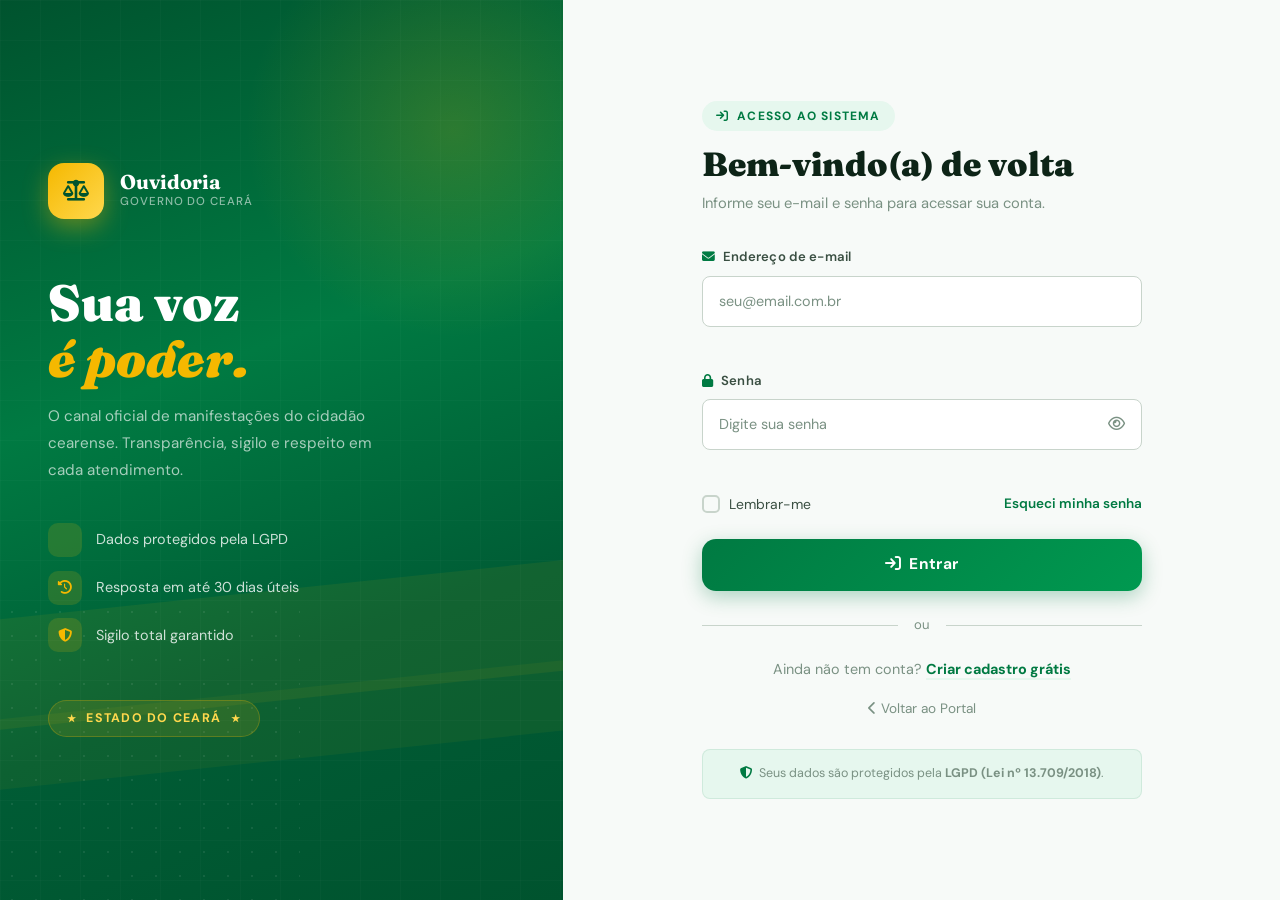
<file: login.html>
<!DOCTYPE html>
<html lang="pt-BR">
<head>
  <meta charset="UTF-8" />
  <meta name="viewport" content="width=device-width, initial-scale=1.0" />
  <title>Ouvidoria — Entrar</title>

  <!-- Google Fonts -->
  <link rel="preconnect" href="https://fonts.googleapis.com" />
  <link rel="preconnect" href="https://fonts.gstatic.com" crossorigin />
  <link href="https://fonts.googleapis.com/css2?family=Fraunces:ital,wght@0,700;0,900;1,700&family=DM+Sans:wght@300;400;500;600&display=swap" rel="stylesheet" />

  <!-- Bootstrap 5 -->
  <link rel="stylesheet" href="https://cdn.jsdelivr.net/npm/bootstrap@5.3.3/dist/css/bootstrap.min.css" />
  <!-- Font Awesome 6 -->
  <link rel="stylesheet" href="https://cdnjs.cloudflare.com/ajax/libs/font-awesome/6.5.2/css/all.min.css" />
  <!-- Auth CSS -->
  <link rel="stylesheet" href="assets/css/auth.css" />
</head>
<body class="auth-body">

  <!-- ── Split Layout ─────────────────────────────────── -->
  <div class="auth-split">

    <!-- LEFT PANEL — Ceará Art -->
    <aside class="auth-panel-left">
      <div class="panel-bg-shapes">
        <div class="pshape pshape-sun"></div>
        <div class="pshape pshape-wave1"></div>
        <div class="pshape pshape-wave2"></div>
        <div class="pshape pshape-star"></div>
      </div>

      <div class="panel-content">
        <!-- Brand -->
        <div class="panel-brand">
          <div class="panel-logo"><i class="fa-solid fa-scale-balanced"></i></div>
          <div>
            <div class="panel-brand-name">Ouvidoria</div>
            <div class="panel-brand-sub">Governo do Ceará</div>
          </div>
        </div>

        <!-- Headline -->
        <div class="panel-headline">
          <h1>Sua voz<br/><em>é poder.</em></h1>
          <p>O canal oficial de manifestações do cidadão cearense. Transparência, sigilo e respeito em cada atendimento.</p>
        </div>

        <!-- Features list -->
        <div class="panel-features">
          <div class="pfeat"><i class="fa-solid fa-lock-keyhole"></i><span>Dados protegidos pela LGPD</span></div>
          <div class="pfeat"><i class="fa-solid fa-clock-rotate-left"></i><span>Resposta em até 30 dias úteis</span></div>
          <div class="pfeat"><i class="fa-solid fa-shield-halved"></i><span>Sigilo total garantido</span></div>
        </div>

        <!-- Ceará badge -->
        <div class="panel-state-badge">
          <span class="state-star">★</span>
          <span>Estado do Ceará</span>
          <span class="state-star">★</span>
        </div>
      </div>
    </aside>

    <!-- RIGHT PANEL — Login Form -->
    <main class="auth-panel-right">
      <div class="auth-form-wrapper">

        <!-- Mobile logo -->
        <div class="mobile-brand d-lg-none mb-4">
          <div class="panel-logo sm"><i class="fa-solid fa-scale-balanced"></i></div>
          <div>
            <div class="panel-brand-name dark">Ouvidoria</div>
            <div class="panel-brand-sub dark">Governo do Ceará</div>
          </div>
        </div>

        <!-- Header -->
        <div class="form-header">
          <div class="form-eyebrow"><i class="fa-solid fa-arrow-right-to-bracket me-2"></i>Acesso ao Sistema</div>
          <h2 class="form-title">Bem-vindo(a) de volta</h2>
          <p class="form-subtitle">Informe seu e-mail e senha para acessar sua conta.</p>
        </div>

        <!-- Alert area -->
        <div id="authAlert" class="auth-alert d-none"></div>

        <!-- Login Form -->
        <form id="loginForm" novalidate autocomplete="off">

          <!-- E-mail -->
          <div class="auth-field" id="fieldEmail">
            <label class="auth-label" for="loginEmail">
              <i class="fa-solid fa-envelope"></i> Endereço de e-mail
            </label>
            <div class="auth-input-wrap">
              <input type="email" id="loginEmail" class="auth-input"
                     placeholder="seu@email.com.br"
                     autocomplete="email" />
              <div class="auth-input-line"></div>
            </div>
            <div class="auth-feedback" id="feedbackEmail"></div>
          </div>

          <!-- Senha -->
          <div class="auth-field" id="fieldSenha">
            <label class="auth-label" for="loginSenha">
              <i class="fa-solid fa-lock"></i> Senha
            </label>
            <div class="auth-input-wrap">
              <input type="password" id="loginSenha" class="auth-input"
                     placeholder="Digite sua senha"
                     autocomplete="current-password" />
              <button type="button" class="btn-eye" id="toggleSenha" tabindex="-1">
                <i class="fa-regular fa-eye" id="eyeIcon"></i>
              </button>
              <div class="auth-input-line"></div>
            </div>
            <div class="auth-feedback" id="feedbackSenha"></div>
          </div>

          <!-- Lembrar / Esqueci -->
          <div class="d-flex align-items-center justify-content-between mb-4">
            <label class="auth-check">
              <input type="checkbox" id="rememberMe" />
              <span class="check-box"></span>
              <span>Lembrar-me</span>
            </label>
            <a href="#" class="auth-link-sm" id="forgotLink">Esqueci minha senha</a>
          </div>

          <!-- Submit -->
          <button type="submit" class="btn-auth-submit" id="loginBtn">
            <span id="loginText"><i class="fa-solid fa-arrow-right-to-bracket me-2"></i>Entrar</span>
            <span id="loginSpinner" class="d-none">
              <span class="spinner-border spinner-border-sm me-2"></span>Verificando...
            </span>
          </button>

        </form>

        <!-- Divider -->
        <div class="auth-divider"><span>ou</span></div>

        <!-- Cadastro CTA -->
        <div class="text-center">
          <p class="auth-switch-text">
            Ainda não tem conta?
            <a href="cadastro.html" class="auth-switch-link">Criar cadastro grátis</a>
          </p>
        </div>

        <!-- Back to portal -->
        <div class="text-center mt-3">
          <a href="index.html" class="auth-back-link">
            <i class="fa-solid fa-chevron-left me-1"></i> Voltar ao Portal
          </a>
        </div>

        <!-- Footer legal -->
        <div class="auth-legal">
          <i class="fa-solid fa-shield-halved me-1"></i>
          Seus dados são protegidos pela <strong>LGPD (Lei nº 13.709/2018)</strong>.
        </div>

      </div>
    </main>
  </div>

  <!-- Forgot Password Modal -->
  <div class="modal fade" id="forgotModal" tabindex="-1" aria-hidden="true">
    <div class="modal-dialog modal-dialog-centered">
      <div class="modal-content forgot-modal">
        <div class="modal-header border-0 pb-0">
          <h5 class="modal-title forgot-modal-title">
            <i class="fa-solid fa-paper-plane me-2"></i>Recuperar senha
          </h5>
          <button type="button" class="btn-close" data-bs-dismiss="modal"></button>
        </div>
        <div class="modal-body pt-2">
          <p class="text-muted small">Informe o e-mail cadastrado. Enviaremos um link para redefinição.</p>
          <div class="auth-field">
            <label class="auth-label" for="forgotEmail">
              <i class="fa-solid fa-envelope"></i> E-mail cadastrado
            </label>
            <div class="auth-input-wrap">
              <input type="email" id="forgotEmail" class="auth-input" placeholder="seu@email.com.br" />
              <div class="auth-input-line"></div>
            </div>
          </div>
        </div>
        <div class="modal-footer border-0 pt-0">
          <button type="button" class="btn btn-outline-secondary btn-sm rounded-pill" data-bs-dismiss="modal">Cancelar</button>
          <button type="button" class="btn-auth-submit sm" id="btnForgotSend">
            <i class="fa-solid fa-paper-plane me-2"></i>Enviar link
          </button>
        </div>
      </div>
    </div>
  </div>

  <!-- Toast Container -->
  <div class="toast-container position-fixed bottom-0 end-0 p-3" id="toastContainer"></div>

  <!-- Bootstrap JS -->
  <script src="https://cdn.jsdelivr.net/npm/bootstrap@5.3.3/dist/js/bootstrap.bundle.min.js"></script>
  <!-- jQuery -->
  <script src="https://code.jquery.com/jquery-3.7.1.min.js"></script>
  <!-- Scripts -->
  <script src="assets/js/utils.js"></script>
  <script src="assets/js/auth.js"></script>
  <script>
    $(document).ready(() => Auth.initLogin());
  </script>
</body>
</html>
</file>
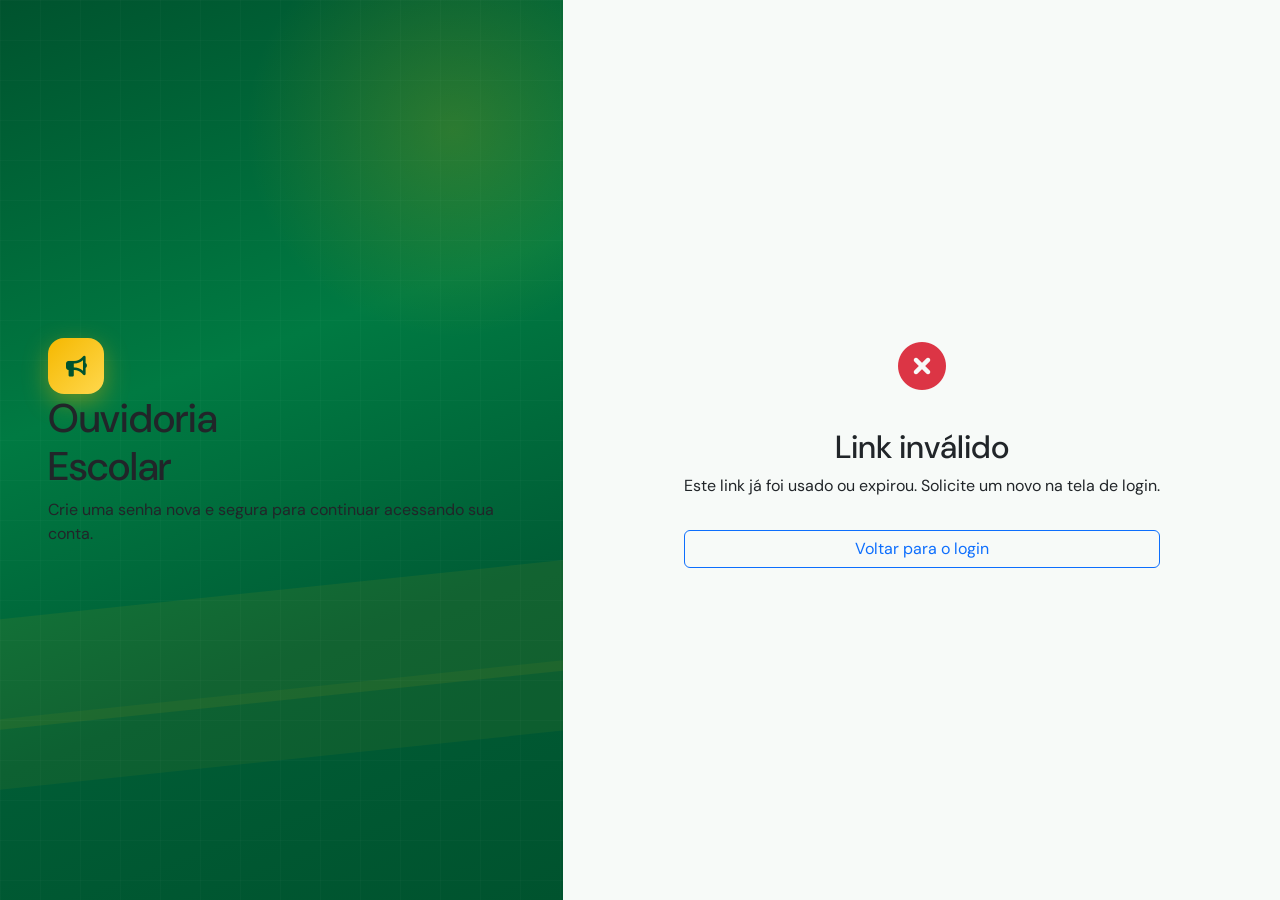
<file: redefinir.html>
<!DOCTYPE html>
<html lang="pt-BR">
<head>
  <meta charset="UTF-8" />
  <meta name="viewport" content="width=device-width, initial-scale=1.0" />
  <title>Ouvidoria — Redefinir Senha</title>

  <!-- Google Fonts (mesmo do login.html) -->
  <link rel="preconnect" href="https://fonts.googleapis.com" />
  <link rel="preconnect" href="https://fonts.gstatic.com" crossorigin />
  <link href="https://fonts.googleapis.com/css2?family=Fraunces:ital,wght@0,700;0,900;1,700&family=DM+Sans:wght@300;400;500;600&display=swap" rel="stylesheet" />

  <!-- Bootstrap 5 -->
  <link rel="stylesheet" href="https://cdn.jsdelivr.net/npm/bootstrap@5.3.3/dist/css/bootstrap.min.css" />
  <!-- Font Awesome 6 -->
  <link rel="stylesheet" href="https://cdnjs.cloudflare.com/ajax/libs/font-awesome/6.5.2/css/all.min.css" />
  <!-- CSS de autenticação do projeto -->
  <link rel="stylesheet" href="assets/css/auth.css" />
</head>
<body class="auth-body">

  <div class="auth-split">

    <!-- PAINEL ESQUERDO — igual ao login.html -->
    <aside class="auth-panel-left">
      <div class="panel-bg-shapes">
        <div class="pshape pshape-sun"></div>
        <div class="pshape pshape-wave1"></div>
        <div class="pshape pshape-wave2"></div>
      </div>
      <div class="panel-content">
        <div class="panel-logo">
          <i class="fa-solid fa-bullhorn"></i>
        </div>
        <h1 class="panel-title">Ouvidoria<br>Escolar</h1>
        <p class="panel-sub">Crie uma senha nova e segura para continuar acessando sua conta.</p>
      </div>
    </aside>

    <!-- PAINEL DIREITO — formulário -->
    <main class="auth-panel-right">
      <div class="auth-form-wrap">

        <!-- Estado: formulário (padrão) -->
        <div id="viewForm">
          <h2 class="auth-title">Criar nova senha</h2>
          <p class="auth-subtitle mb-4">O link é válido por <strong>1 hora</strong>. Escolha uma senha com letras e números.</p>

          <div id="alertBox" class="alert d-none" role="alert"></div>

          <div class="mb-3">
            <label for="senha" class="form-label">Nova senha</label>
            <div class="input-group">
              <input type="password" id="senha" class="form-control"
                     placeholder="Mínimo 8 caracteres" autocomplete="new-password" />
              <button class="btn btn-outline-secondary" type="button" id="btnVerSenha" title="Mostrar senha">
                <i class="fa-solid fa-eye" id="iconeSenha"></i>
              </button>
            </div>
            <div class="form-text">Use letras e números. Mínimo 8 caracteres.</div>
          </div>

          <div class="mb-4">
            <label for="confirmar" class="form-label">Confirmar senha</label>
            <input type="password" id="confirmar" class="form-control"
                   placeholder="Repita a senha" autocomplete="new-password" />
          </div>

          <!-- Barra de força da senha -->
          <div class="mb-4">
            <div class="d-flex justify-content-between mb-1">
              <small class="text-muted">Força da senha</small>
              <small id="labelForca" class="text-muted">—</small>
            </div>
            <div class="progress" style="height:5px">
              <div id="barraForca" class="progress-bar" role="progressbar" style="width:0%"></div>
            </div>
          </div>

          <button id="btnSalvar" class="btn btn-primary w-100" onclick="salvarSenha()">
            Salvar nova senha
          </button>

          <p class="text-center mt-3 mb-0">
            <a href="login.html" class="auth-link">
              <i class="fa-solid fa-arrow-left fa-xs me-1"></i>Voltar para o login
            </a>
          </p>
        </div>

        <!-- Estado: sucesso -->
        <div id="viewSucesso" class="d-none text-center">
          <div class="mb-4" style="font-size:3rem;color:var(--bs-success)">
            <i class="fa-solid fa-circle-check"></i>
          </div>
          <h2 class="auth-title">Senha redefinida!</h2>
          <p class="auth-subtitle">Sua nova senha foi salva com sucesso. Agora é só entrar.</p>
          <a href="login.html" class="btn btn-primary mt-3 w-100">Ir para o login</a>
        </div>

        <!-- Estado: token inválido ou expirado -->
        <div id="viewErroToken" class="d-none text-center">
          <div class="mb-4" style="font-size:3rem;color:var(--bs-danger)">
            <i class="fa-solid fa-circle-xmark"></i>
          </div>
          <h2 class="auth-title">Link inválido</h2>
          <p class="auth-subtitle">Este link já foi usado ou expirou. Solicite um novo na tela de login.</p>
          <a href="login.html" class="btn btn-outline-primary mt-3 w-100">Voltar para o login</a>
        </div>

      </div>
    </main>
  </div>

  <!-- Bootstrap JS -->
  <script src="https://cdn.jsdelivr.net/npm/bootstrap@5.3.3/dist/js/bootstrap.bundle.min.js"></script>

  <script>
    // ── Pega o token da URL ───────────────────────────────────
    const params = new URLSearchParams(window.location.search);
    const token  = params.get('token') || '';

    // Se não vier nenhum token na URL, mostra o erro direto
    if (!token || token.length !== 64) {
      document.getElementById('viewForm').classList.add('d-none');
      document.getElementById('viewErroToken').classList.remove('d-none');
    }

    // ── Mostrar / ocultar senha ───────────────────────────────
    document.getElementById('btnVerSenha').addEventListener('click', () => {
      const input  = document.getElementById('senha');
      const icone  = document.getElementById('iconeSenha');
      const visivel = input.type === 'text';
      input.type = visivel ? 'password' : 'text';
      icone.className = visivel ? 'fa-solid fa-eye' : 'fa-solid fa-eye-slash';
    });

    // ── Barra de força da senha ───────────────────────────────
    document.getElementById('senha').addEventListener('input', function () {
      const val    = this.value;
      const barra  = document.getElementById('barraForca');
      const label  = document.getElementById('labelForca');
      let forca    = 0;

      if (val.length >= 8)                      forca++;
      if (/[A-Z]/.test(val))                    forca++;
      if (/[0-9]/.test(val))                    forca++;
      if (/[^a-zA-Z0-9]/.test(val))             forca++;

      const niveis = [
        { pct: 0,   cor: '',          txt: '—'      },
        { pct: 25,  cor: 'bg-danger', txt: 'Fraca'  },
        { pct: 50,  cor: 'bg-warning',txt: 'Média'  },
        { pct: 75,  cor: 'bg-info',   txt: 'Boa'    },
        { pct: 100, cor: 'bg-success',txt: 'Forte'  },
      ];

      const n = niveis[forca];
      barra.style.width = n.pct + '%';
      barra.className   = 'progress-bar ' + n.cor;
      label.textContent = n.txt;
    });

    // ── Alerta inline ─────────────────────────────────────────
    function mostrarAlerta(msg, tipo = 'danger') {
      const box = document.getElementById('alertBox');
      box.className = `alert alert-${tipo}`;
      box.textContent = msg;
      box.classList.remove('d-none');
    }

    function ocultarAlerta() {
      document.getElementById('alertBox').classList.add('d-none');
    }

    // ── Envio do formulário ───────────────────────────────────
    async function salvarSenha() {
      ocultarAlerta();

      const senha     = document.getElementById('senha').value;
      const confirmar = document.getElementById('confirmar').value;
      const btn       = document.getElementById('btnSalvar');

      // Validações no front antes de bater na API
      if (senha.length < 8) {
        mostrarAlerta('A senha deve ter no mínimo 8 caracteres.');
        return;
      }
      if (!/[a-zA-Z]/.test(senha) || !/[0-9]/.test(senha)) {
        mostrarAlerta('A senha deve conter letras e números.');
        return;
      }
      if (senha !== confirmar) {
        mostrarAlerta('As senhas não coincidem.');
        return;
      }

      btn.disabled     = true;
      btn.innerHTML    = '<i class="fa-solid fa-spinner fa-spin me-2"></i>Salvando...';

      try {
        const res  = await fetch('api/reset.php', {
          method:  'POST',
          headers: { 'Content-Type': 'application/json' },
          body:    JSON.stringify({ token, senha }),
        });

        const data = await res.json();

        if (res.ok) {
          // Mostra tela de sucesso
          document.getElementById('viewForm').classList.add('d-none');
          document.getElementById('viewSucesso').classList.remove('d-none');
        } else {
          // Token expirado / inválido vindo da API
          if (res.status === 422 && data.error?.includes('inválido')) {
            document.getElementById('viewForm').classList.add('d-none');
            document.getElementById('viewErroToken').classList.remove('d-none');
          } else {
            mostrarAlerta(data.error || 'Erro ao salvar a senha. Tente novamente.');
          }
        }
      } catch (err) {
        mostrarAlerta('Erro de conexão. Verifique sua internet e tente novamente.');
      } finally {
        btn.disabled  = false;
        btn.innerHTML = 'Salvar nova senha';
      }
    }

    // Permite submeter com Enter
    document.addEventListener('keydown', e => {
      if (e.key === 'Enter') salvarSenha();
    });
  </script>

</body>
</html>
</file>
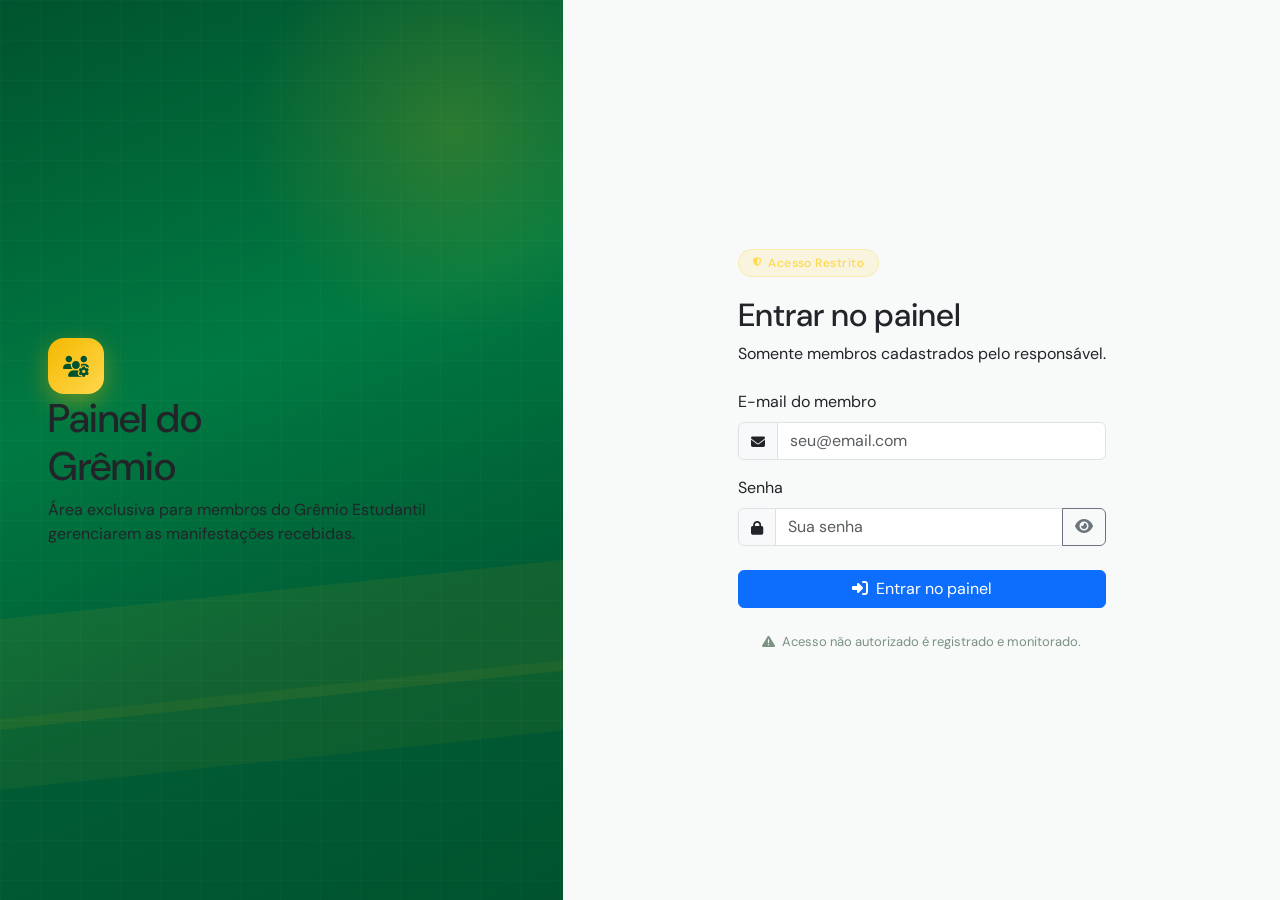
<file: adm/login.html>
<!DOCTYPE html>
<html lang="pt-BR">
<head>
  <meta charset="UTF-8" />
  <meta name="viewport" content="width=device-width, initial-scale=1.0" />
  <title>Grêmio Estudantil — Acesso Restrito</title>
  <link rel="preconnect" href="https://fonts.googleapis.com" />
  <link rel="preconnect" href="https://fonts.gstatic.com" crossorigin />
  <link href="https://fonts.googleapis.com/css2?family=Fraunces:wght@700;900&family=DM+Sans:wght@300;400;500;600&display=swap" rel="stylesheet" />
  <link rel="stylesheet" href="https://cdn.jsdelivr.net/npm/bootstrap@5.3.3/dist/css/bootstrap.min.css" />
  <link rel="stylesheet" href="https://cdnjs.cloudflare.com/ajax/libs/font-awesome/6.5.2/css/all.min.css" />
  <link rel="stylesheet" href="../assets/css/auth.css" />
  <style>
    .adm-badge {
      display: inline-flex; align-items: center; gap: 6px;
      background: rgba(255,216,77,.15); color: #FFD84D;
      border: 1px solid rgba(255,216,77,.3);
      border-radius: 20px; padding: 4px 14px; font-size: 12px;
      font-weight: 500; letter-spacing: .04em; margin-bottom: 1.2rem;
    }
  </style>
</head>
<body class="auth-body">

<div class="auth-split">

  <!-- PAINEL ESQUERDO -->
  <aside class="auth-panel-left">
    <div class="panel-bg-shapes">
      <div class="pshape pshape-sun"></div>
      <div class="pshape pshape-wave1"></div>
      <div class="pshape pshape-wave2"></div>
    </div>
    <div class="panel-content">
      <div class="panel-logo"><i class="fa-solid fa-users-gear"></i></div>
      <h1 class="panel-title">Painel do<br>Grêmio</h1>
      <p class="panel-sub">Área exclusiva para membros do Grêmio Estudantil gerenciarem as manifestações recebidas.</p>
    </div>
  </aside>

  <!-- PAINEL DIREITO -->
  <main class="auth-panel-right">
    <div class="auth-form-wrap">

      <div class="adm-badge">
        <i class="fa-solid fa-shield-halved fa-xs"></i> Acesso Restrito
      </div>

      <h2 class="auth-title">Entrar no painel</h2>
      <p class="auth-subtitle mb-4">Somente membros cadastrados pelo responsável.</p>

      <div id="alertBox" class="alert d-none" role="alert"></div>

      <div class="mb-3">
        <label for="email" class="form-label">E-mail do membro</label>
        <div class="input-group">
          <span class="input-group-text"><i class="fa-solid fa-envelope fa-sm"></i></span>
          <input type="email" id="email" class="form-control"
                 placeholder="seu@email.com" autocomplete="email" />
        </div>
      </div>

      <div class="mb-4">
        <label for="senha" class="form-label">Senha</label>
        <div class="input-group">
          <span class="input-group-text"><i class="fa-solid fa-lock fa-sm"></i></span>
          <input type="password" id="senha" class="form-control"
                 placeholder="Sua senha" autocomplete="current-password" />
          <button class="btn btn-outline-secondary" type="button" id="btnVer">
            <i class="fa-solid fa-eye" id="iconeVer"></i>
          </button>
        </div>
      </div>

      <button id="btnEntrar" class="btn btn-primary w-100" onclick="entrar()">
        <i class="fa-solid fa-right-to-bracket me-2"></i>Entrar no painel
      </button>

      <p class="text-center mt-4 mb-0" style="font-size:13px;color:var(--ce-gray-500)">
        <i class="fa-solid fa-triangle-exclamation me-1"></i>
        Acesso não autorizado é registrado e monitorado.
      </p>

    </div>
  </main>
</div>

<script src="https://cdn.jsdelivr.net/npm/bootstrap@5.3.3/dist/js/bootstrap.bundle.min.js"></script>
<script>
  // Mostrar/ocultar senha
  document.getElementById('btnVer').addEventListener('click', () => {
    const input = document.getElementById('senha');
    const icone = document.getElementById('iconeVer');
    const vis   = input.type === 'text';
    input.type  = vis ? 'password' : 'text';
    icone.className = vis ? 'fa-solid fa-eye' : 'fa-solid fa-eye-slash';
  });

  function mostrarAlerta(msg, tipo = 'danger') {
    const box = document.getElementById('alertBox');
    box.className = `alert alert-${tipo}`;
    box.textContent = msg;
    box.classList.remove('d-none');
  }

  async function entrar() {
    const email = document.getElementById('email').value.trim();
    const senha = document.getElementById('senha').value;
    const btn   = document.getElementById('btnEntrar');

    document.getElementById('alertBox').classList.add('d-none');

    if (!email || !senha) {
      mostrarAlerta('Preencha e-mail e senha.');
      return;
    }

    btn.disabled  = true;
    btn.innerHTML = '<i class="fa-solid fa-spinner fa-spin me-2"></i>Entrando...';

    try {
      const res  = await fetch('../api/adm/login.php', {
        method:  'POST',
        headers: { 'Content-Type': 'application/json' },
        body:    JSON.stringify({ email, senha }),
      });
      const data = await res.json();

      if (res.ok && data.success) {
        window.location.href = 'index.html';
      } else {
        mostrarAlerta(data.message || 'Erro ao entrar. Tente novamente.');
      }
    } catch {
      mostrarAlerta('Erro de conexão. Verifique sua internet.');
    } finally {
      btn.disabled  = false;
      btn.innerHTML = '<i class="fa-solid fa-right-to-bracket me-2"></i>Entrar no painel';
    }
  }

  document.addEventListener('keydown', e => { if (e.key === 'Enter') entrar(); });
</script>
</body>
</html>
</file>
<file: assets/css/style.css>
/* ═══════════════════════════════════════════════════════
   OUVIDORIA MUNICIPAL — style.css
   Design: Institutional Refined | Navy + Gold
═══════════════════════════════════════════════════════ */

/* ── Variables ─────────────────────────────────────── */
:root {
  --navy:        #0d1f3c;
  --navy-mid:    #142952;
  --navy-light:  #1e3a6e;
  --gold:        #c9a84c;
  --gold-light:  #e8c96d;
  --gold-pale:   #f5e9c8;
  --white:       #ffffff;
  --off-white:   #f8f7f4;
  --gray-100:    #f2f2f0;
  --gray-300:    #d6d4ce;
  --gray-500:    #8e8b83;
  --gray-700:    #4a4844;
  --text-main:   #1a1917;
  --text-muted:  #6e6c66;
  --success:     #2e7d52;
  --warning:     #c07a00;
  --danger:      #b03030;
  --border-r:    12px;
  --shadow-sm:   0 2px 12px rgba(13,31,60,.07);
  --shadow-md:   0 8px 32px rgba(13,31,60,.13);
  --shadow-lg:   0 20px 60px rgba(13,31,60,.18);
  --transition:  .28s cubic-bezier(.4,0,.2,1);
}

/* ── Reset & Base ────────────────────────────────────── */
*, *::before, *::after { box-sizing: border-box; margin: 0; padding: 0; }
html { scroll-behavior: smooth; }
body {
  font-family: 'DM Sans', sans-serif;
  color: var(--text-main);
  background: var(--off-white);
  overflow-x: hidden;
}
h1,h2,h3,h4,h5,h6 { font-family: 'Playfair Display', serif; line-height: 1.2; }
a { text-decoration: none; color: inherit; }
img { max-width: 100%; }

/* ── Scrollbar ───────────────────────────────────────── */
::-webkit-scrollbar { width: 6px; }
::-webkit-scrollbar-track { background: var(--gray-100); }
::-webkit-scrollbar-thumb { background: var(--navy-light); border-radius: 3px; }

/* ─────────────────────────────────────────────────────
   TOPBAR
───────────────────────────────────────────────────── */
.topbar {
  background: var(--navy);
  color: rgba(255,255,255,.7);
  font-size: .8rem;
  padding: .45rem 0;
  letter-spacing: .02em;
}
.topbar-link {
  color: rgba(255,255,255,.6);
  margin-left: .9rem;
  transition: color var(--transition);
}
.topbar-link:hover { color: var(--gold-light); }

/* ─────────────────────────────────────────────────────
   NAVBAR
───────────────────────────────────────────────────── */
#mainNav {
  background: rgba(255,255,255,.97);
  backdrop-filter: blur(12px);
  border-bottom: 1px solid rgba(13,31,60,.08);
  padding: .9rem 0;
  transition: box-shadow var(--transition), padding var(--transition);
}
#mainNav.scrolled {
  box-shadow: var(--shadow-md);
  padding: .6rem 0;
}
.brand-icon {
  width: 46px; height: 46px;
  background: linear-gradient(135deg, var(--navy) 60%, var(--navy-light));
  border-radius: 12px;
  display: flex; align-items: center; justify-content: center;
  color: var(--gold);
  font-size: 1.15rem;
  flex-shrink: 0;
}
.brand-icon.sm { width: 38px; height: 38px; font-size: .95rem; }
.brand-name { font-family: 'Playfair Display', serif; font-size: 1.15rem; font-weight: 700; color: var(--navy); line-height: 1.1; }
.brand-sub  { font-size: .7rem; color: var(--text-muted); letter-spacing: .05em; text-transform: uppercase; }
.nav-link {
  color: var(--gray-700) !important;
  font-size: .88rem;
  font-weight: 500;
  padding: .5rem .75rem !important;
  border-radius: 8px;
  transition: background var(--transition), color var(--transition);
}
.nav-link:hover, .nav-link.active {
  color: var(--navy) !important;
  background: var(--gray-100);
}
.btn-nav-cta {
  background: var(--navy);
  color: var(--white) !important;
  font-size: .88rem;
  font-weight: 600;
  padding: .55rem 1.3rem;
  border-radius: 50px;
  border: none;
  transition: background var(--transition), transform var(--transition), box-shadow var(--transition);
}
.btn-nav-cta:hover {
  background: var(--navy-light);
  transform: translateY(-1px);
  box-shadow: 0 6px 20px rgba(13,31,60,.25);
}
.navbar-toggler { border: none; }
.navbar-toggler:focus { box-shadow: none; }
.navbar-toggler i { color: var(--navy); font-size: 1.2rem; }

/* ─────────────────────────────────────────────────────
   HERO
───────────────────────────────────────────────────── */
.hero {
  background: linear-gradient(135deg, var(--navy) 0%, var(--navy-light) 55%, #1f4e8f 100%);
  min-height: 90vh;
  display: flex;
  align-items: center;
  position: relative;
  overflow: hidden;
  padding: 5rem 0;
}
.hero-bg-shapes { position: absolute; inset: 0; pointer-events: none; overflow: hidden; }
.shape {
  position: absolute;
  border-radius: 50%;
  background: rgba(201,168,76,.06);
}
.shape-1 { width: 600px; height: 600px; top: -200px; right: -150px; }
.shape-2 { width: 350px; height: 350px; bottom: -100px; left: 5%; background: rgba(255,255,255,.03); }
.shape-3 { width: 200px; height: 200px; top: 30%; left: 40%; background: rgba(201,168,76,.04); }

.min-vh-hero { min-height: 70vh; }

.hero-badge {
  display: inline-flex; align-items: center;
  background: rgba(201,168,76,.15);
  border: 1px solid rgba(201,168,76,.3);
  color: var(--gold-light);
  font-size: .82rem;
  font-weight: 600;
  letter-spacing: .06em;
  text-transform: uppercase;
  padding: .45rem 1rem;
  border-radius: 50px;
  margin-bottom: 1.5rem;
}
.hero-title {
  font-size: clamp(2.8rem, 6vw, 5rem);
  font-weight: 900;
  color: var(--white);
  line-height: 1.05;
  margin-bottom: 1.5rem;
}
.hero-title em {
  font-style: italic;
  color: var(--gold-light);
  position: relative;
}
.hero-desc {
  color: rgba(255,255,255,.75);
  font-size: 1.05rem;
  line-height: 1.75;
  max-width: 520px;
  margin-bottom: 2rem;
}
.hero-desc strong { color: var(--white); }

.btn-hero-primary {
  background: var(--gold);
  color: var(--navy) !important;
  font-weight: 700;
  padding: .85rem 2rem;
  border-radius: 50px;
  border: none;
  font-size: .95rem;
  transition: all var(--transition);
  box-shadow: 0 6px 20px rgba(201,168,76,.35);
}
.btn-hero-primary:hover { background: var(--gold-light); transform: translateY(-2px); box-shadow: 0 10px 30px rgba(201,168,76,.45); }
.btn-hero-outline {
  background: transparent;
  color: var(--white) !important;
  font-weight: 600;
  padding: .85rem 2rem;
  border-radius: 50px;
  border: 1.5px solid rgba(255,255,255,.35);
  font-size: .95rem;
  transition: all var(--transition);
}
.btn-hero-outline:hover { border-color: var(--gold); color: var(--gold) !important; }

/* Stats */
.hero-stats { align-items: flex-start; margin-top: 2.5rem; }
.stat-item { display: flex; flex-direction: column; }
.stat-number {
  font-family: 'Playfair Display', serif;
  font-size: 2.2rem;
  font-weight: 900;
  color: var(--white);
  line-height: 1;
}
.stat-pct { font-family: 'Playfair Display', serif; font-size: 1.8rem; font-weight: 700; color: var(--gold-light); }
.stat-label { font-size: .78rem; color: rgba(255,255,255,.55); text-transform: uppercase; letter-spacing: .05em; margin-top: .35rem; }
.stat-divider { width: 1px; height: 50px; background: rgba(255,255,255,.15); margin: 0 .5rem; }

/* Illustration */
.hero-illustration {
  position: relative;
  width: 340px; height: 340px;
}
.illus-center {
  width: 120px; height: 120px;
  background: linear-gradient(135deg, var(--gold) 0%, var(--gold-light));
  border-radius: 50%;
  display: flex; align-items: center; justify-content: center;
  font-size: 2.5rem;
  color: var(--navy);
  position: absolute;
  top: 50%; left: 50%;
  transform: translate(-50%,-50%);
  box-shadow: 0 0 0 20px rgba(201,168,76,.1), 0 0 0 40px rgba(201,168,76,.05);
  animation: pulse-ring 3s ease-in-out infinite;
}
@keyframes pulse-ring {
  0%,100% { box-shadow: 0 0 0 20px rgba(201,168,76,.1), 0 0 0 40px rgba(201,168,76,.05); }
  50%      { box-shadow: 0 0 0 28px rgba(201,168,76,.08), 0 0 0 55px rgba(201,168,76,.03); }
}
.illus-card {
  position: absolute;
  background: rgba(255,255,255,.95);
  border-radius: 14px;
  padding: .8rem 1rem;
  display: flex; align-items: center; gap: .75rem;
  font-size: .8rem;
  font-weight: 500;
  color: var(--text-main);
  box-shadow: var(--shadow-md);
  min-width: 170px;
  animation: float 4s ease-in-out infinite;
}
.illus-card i { font-size: 1.2rem; flex-shrink: 0; }
.illus-card small { color: var(--text-muted); }
.illus-card-1 { top: 5%; left: 0; animation-delay: 0s; }
.illus-card-2 { top: 5%; right: 0; animation-delay: 1s; }
.illus-card-3 { bottom: 8%; left: 50%; transform: translateX(-50%); animation-delay: 2s; }
@keyframes float {
  0%,100% { transform: translateY(0); }
  50%      { transform: translateY(-8px); }
}
.illus-card-3 { animation-name: float-c; }
@keyframes float-c {
  0%,100% { transform: translateX(-50%) translateY(0); }
  50%      { transform: translateX(-50%) translateY(-8px); }
}

/* ─────────────────────────────────────────────────────
   SECTION GLOBALS
───────────────────────────────────────────────────── */
.section-label {
  font-size: .75rem;
  font-weight: 700;
  letter-spacing: .12em;
  text-transform: uppercase;
  color: var(--gold);
  margin-bottom: .6rem;
}
.section-label.light { color: var(--gold-light); }
.section-title {
  font-size: clamp(1.8rem, 3.5vw, 2.6rem);
  font-weight: 700;
  color: var(--navy);
  line-height: 1.2;
  margin-bottom: 1rem;
}
.section-title.white { color: var(--white); }
.section-subtitle { color: var(--text-muted); max-width: 520px; margin: 0 auto; }
.section-text { color: var(--text-muted); line-height: 1.75; font-size: .97rem; }

/* ─────────────────────────────────────────────────────
   SOBRE
───────────────────────────────────────────────────── */
.section-sobre {
  padding: 7rem 0;
  background: var(--off-white);
}
.sobre-graphic {
  position: relative;
  width: 100%; padding-top: 100%; max-width: 380px; margin: 0 auto;
}
.sobre-center-icon {
  position: absolute;
  top: 50%; left: 50%;
  transform: translate(-50%,-50%);
  width: 100px; height: 100px;
  background: var(--navy);
  border-radius: 50%;
  display: flex; align-items: center; justify-content: center;
  color: var(--gold);
  font-size: 2rem;
  box-shadow: var(--shadow-lg);
}
.sobre-block {
  position: absolute;
  background: var(--white);
  border-radius: 14px;
  padding: 1.2rem;
  text-align: center;
  box-shadow: var(--shadow-md);
  font-size: .82rem;
  font-weight: 600;
  color: var(--navy);
  width: 120px;
  transition: transform var(--transition);
}
.sobre-block:hover { transform: scale(1.05); }
.sobre-block i { color: var(--gold); }
.sobre-block-1 { top: 5%; left: 5%; }
.sobre-block-2 { top: 5%; right: 5%; }
.sobre-block-3 { bottom: 5%; left: 50%; transform: translateX(-50%); }
.sobre-block-3:hover { transform: translateX(-50%) scale(1.05); }

.principios { margin-top: 1.5rem; display: flex; flex-direction: column; gap: .9rem; }
.principio-item {
  display: flex; align-items: flex-start; gap: .85rem;
  background: var(--white);
  border: 1px solid var(--gray-300);
  border-left: 4px solid var(--gold);
  border-radius: 10px;
  padding: .9rem 1.1rem;
  font-size: .9rem;
  color: var(--text-main);
  transition: box-shadow var(--transition);
}
.principio-item:hover { box-shadow: var(--shadow-sm); }
.principio-item i { color: var(--gold); font-size: 1rem; margin-top: 2px; flex-shrink: 0; }

/* ─────────────────────────────────────────────────────
   SERVICES
───────────────────────────────────────────────────── */
.section-services {
  padding: 7rem 0;
  background: var(--navy);
}
.section-services .section-label { color: var(--gold); }
.section-services .section-title { color: var(--white); }
.section-services .section-subtitle { color: rgba(255,255,255,.55); }

.service-card {
  background: rgba(255,255,255,.04);
  border: 1px solid rgba(255,255,255,.08);
  border-radius: 16px;
  padding: 2rem;
  height: 100%;
  transition: all var(--transition);
  position: relative;
  overflow: hidden;
}
.service-card::before {
  content: '';
  position: absolute;
  top: 0; left: 0; right: 0;
  height: 3px;
  opacity: 0;
  transition: opacity var(--transition);
}
.service-denuncia::before  { background: #e05c5c; }
.service-reclamacao::before { background: #e09b3d; }
.service-sugestao::before  { background: #4caf7d; }
.service-elogio::before    { background: var(--gold); }
.service-card:hover { background: rgba(255,255,255,.07); border-color: rgba(201,168,76,.3); transform: translateY(-4px); box-shadow: var(--shadow-lg); }
.service-card:hover::before { opacity: 1; }

.service-icon {
  width: 58px; height: 58px;
  border-radius: 14px;
  display: flex; align-items: center; justify-content: center;
  font-size: 1.4rem;
  margin-bottom: 1.2rem;
}
.service-denuncia  .service-icon { background: rgba(224,92,92,.15); color: #e07070; }
.service-reclamacao .service-icon { background: rgba(224,155,61,.15); color: #e0ab5a; }
.service-sugestao  .service-icon { background: rgba(76,175,125,.15); color: #6bd4a5; }
.service-elogio    .service-icon { background: rgba(201,168,76,.15); color: var(--gold-light); }

.service-card h4 { color: var(--white); font-size: 1.1rem; margin-bottom: .75rem; }
.service-card p  { color: rgba(255,255,255,.55); font-size: .88rem; line-height: 1.65; margin-bottom: 1.5rem; }
.service-link {
  color: var(--gold-light);
  font-size: .87rem;
  font-weight: 600;
  display: inline-flex; align-items: center;
  transition: gap var(--transition);
  gap: .3rem;
}
.service-link:hover { gap: .6rem; color: var(--gold-light); }

/* ─────────────────────────────────────────────────────
   FORM SECTION
───────────────────────────────────────────────────── */
.section-form { padding: 7rem 0; background: var(--gray-100); }

.form-card {
  background: var(--white);
  border-radius: 20px;
  overflow: hidden;
  box-shadow: var(--shadow-lg);
}
.form-card-header {
  background: linear-gradient(135deg, var(--navy) 0%, var(--navy-light));
  padding: 2.5rem 2.5rem 2rem;
  display: flex; align-items: flex-end; justify-content: space-between; flex-wrap: wrap; gap: 1rem;
}
.form-protocol-badge {
  display: flex; align-items: center; gap: .5rem;
  background: rgba(255,255,255,.1);
  border: 1px solid rgba(255,255,255,.15);
  color: rgba(255,255,255,.8);
  font-size: .8rem;
  padding: .45rem .9rem;
  border-radius: 50px;
}

/* Step Indicator */
.step-indicator {
  display: flex; align-items: center;
  padding: 1.8rem 2.5rem 0;
  gap: 0;
}
.step { display: flex; align-items: center; flex-direction: column; gap: .4rem; }
.step-circle {
  width: 36px; height: 36px;
  border-radius: 50%;
  background: var(--gray-100);
  border: 2px solid var(--gray-300);
  color: var(--gray-500);
  display: flex; align-items: center; justify-content: center;
  font-size: .85rem; font-weight: 700;
  transition: all var(--transition);
}
.step.active .step-circle { background: var(--navy); border-color: var(--navy); color: var(--white); }
.step.done   .step-circle { background: var(--success); border-color: var(--success); color: var(--white); }
.step span { font-size: .75rem; font-weight: 500; color: var(--gray-500); white-space: nowrap; }
.step.active span { color: var(--navy); font-weight: 600; }
.step-line {
  flex: 1; height: 2px;
  background: var(--gray-300);
  margin: 0 .5rem;
  margin-bottom: 1.2rem;
  transition: background var(--transition);
}
.step-line.done { background: var(--gold); }

/* Form Steps */
.form-step { display: none; padding: 2rem 2.5rem 2.5rem; }
.form-step.active { display: block; animation: fadeIn .3s ease; }
@keyframes fadeIn { from { opacity: 0; transform: translateY(8px); } to { opacity: 1; transform: translateY(0); } }

/* Form Elements */
.form-label { font-size: .87rem; font-weight: 600; color: var(--navy); margin-bottom: .45rem; }
.req { color: #e05c5c; }
.input-icon-group { position: relative; }
.input-icon-group > i {
  position: absolute;
  left: .95rem; top: 50%;
  transform: translateY(-50%);
  color: var(--gray-500); font-size: .9rem;
  z-index: 1;
  pointer-events: none;
}
.custom-input {
  border: 1.5px solid var(--gray-300);
  border-radius: 10px;
  padding: .7rem 1rem .7rem 2.5rem;
  font-size: .9rem;
  color: var(--text-main);
  transition: border-color var(--transition), box-shadow var(--transition);
  background: var(--white);
}
.custom-input:focus {
  border-color: var(--navy);
  box-shadow: 0 0 0 3px rgba(13,31,60,.08);
  outline: none;
}
.custom-input.is-invalid { border-color: #e05c5c; }
textarea.custom-input { padding-left: 1rem; resize: vertical; }
select.custom-input { appearance: none; cursor: pointer; }

.char-counter { text-align: right; font-size: .77rem; color: var(--gray-500); margin-top: .3rem; }

/* Upload */
.upload-area {
  border: 2px dashed var(--gray-300);
  border-radius: 12px;
  padding: 2rem;
  text-align: center;
  cursor: pointer;
  transition: all var(--transition);
  color: var(--gray-500);
}
.upload-area:hover, .upload-area.drag-over {
  border-color: var(--navy);
  background: rgba(13,31,60,.03);
  color: var(--navy);
}
.upload-link { color: var(--navy); font-weight: 600; cursor: pointer; text-decoration: underline; }
.file-list { display: flex; flex-wrap: wrap; gap: .5rem; justify-content: center; }
.file-item {
  display: flex; align-items: center; gap: .4rem;
  background: var(--gray-100);
  border-radius: 8px;
  padding: .35rem .75rem;
  font-size: .8rem;
  color: var(--text-main);
}
.file-item .remove-file { color: #e05c5c; cursor: pointer; margin-left: .3rem; }

/* Anonymous toggle */
.form-check-input:checked { background-color: var(--navy); border-color: var(--navy); }

/* ── Step 1 — Cards de identificação ────────────────────────────── */
.step1-choices {
  display: grid;
  grid-template-columns: 1fr 1fr;
  gap: 1rem;
  margin-top: .5rem;
}
.step1-choice-btn {
  display: flex;
  flex-direction: column;
  align-items: center;
  justify-content: center;
  text-align: center;
  gap: .4rem;
  padding: 1.8rem 1.2rem;
  border-radius: var(--border-r);
  border: 2px solid var(--gray-300);
  background: var(--white);
  cursor: pointer;
  transition: all var(--transition);
  font-family: 'DM Sans', sans-serif;
  color: var(--text-main);
  text-decoration: none;
}
.step1-choice-btn strong {
  font-size: .95rem;
  font-weight: 700;
  display: block;
}
.step1-choice-btn span {
  font-size: .8rem;
  color: var(--text-muted);
  display: block;
}
.step1-choice-btn i {
  color: var(--gray-500);
  transition: color var(--transition);
}
.step1-identified {
  border-color: var(--navy);
  background: rgba(13,31,60,.03);
}
.step1-identified i { color: var(--navy); }
.step1-identified:hover {
  background: var(--navy);
  border-color: var(--navy);
  color: var(--white);
  transform: translateY(-2px);
  box-shadow: var(--shadow-md);
}
.step1-identified:hover i,
.step1-identified:hover span { color: rgba(255,255,255,.75); }
.step1-identified:hover strong { color: var(--white); }

.step1-anon { border-color: var(--gray-300); }
.step1-anon i { color: var(--gray-500); }
.step1-anon:hover {
  border-color: var(--gold);
  background: var(--gold-pale);
  transform: translateY(-2px);
  box-shadow: var(--shadow-sm);
}
.step1-anon:hover i { color: var(--gold); }

/* Card de usuário logado */
.step1-user-card {
  display: flex;
  align-items: center;
  gap: 1rem;
  padding: 1rem 1.2rem;
  background: rgba(13,31,60,.03);
  border: 1.5px solid var(--navy);
  border-radius: var(--border-r);
}
.step1-user-avatar {
  width: 48px; height: 48px;
  border-radius: 50%;
  background: var(--navy);
  display: flex; align-items: center; justify-content: center;
  color: var(--gold);
  font-size: 1.1rem;
  flex-shrink: 0;
}
.step1-user-info { flex: 1; min-width: 0; }
.step1-user-name {
  font-weight: 700;
  font-size: .95rem;
  color: var(--navy);
  white-space: nowrap;
  overflow: hidden;
  text-overflow: ellipsis;
}
.step1-user-meta {
  font-size: .82rem;
  color: var(--text-muted);
}
.step1-user-badge {
  font-size: .75rem;
  font-weight: 700;
  color: var(--success);
  background: rgba(46,125,82,.1);
  padding: .3rem .75rem;
  border-radius: 50px;
  white-space: nowrap;
  flex-shrink: 0;
}

@media (max-width: 480px) {
  .step1-choices { grid-template-columns: 1fr; }
  .step1-user-card { flex-wrap: wrap; }
}

/* Buttons */
.btn-step-next {
  background: var(--navy);
  color: var(--white);
  font-weight: 600;
  padding: .65rem 1.6rem;
  border-radius: 50px;
  border: none;
  font-size: .9rem;
  transition: all var(--transition);
}
.btn-step-next:hover { background: var(--navy-light); transform: translateY(-1px); box-shadow: 0 6px 18px rgba(13,31,60,.2); }
.btn-step-back {
  background: var(--gray-100);
  color: var(--navy);
  font-weight: 600;
  padding: .65rem 1.4rem;
  border-radius: 50px;
  border: 1.5px solid var(--gray-300);
  font-size: .9rem;
  transition: all var(--transition);
}
.btn-step-back:hover { background: var(--gray-300); }
.btn-submit {
  background: linear-gradient(135deg, var(--gold) 0%, var(--gold-light));
  color: var(--navy);
  font-weight: 700;
  padding: .75rem 2rem;
  border-radius: 50px;
  border: none;
  font-size: .95rem;
  transition: all var(--transition);
  box-shadow: 0 4px 15px rgba(201,168,76,.35);
}
.btn-submit:hover { transform: translateY(-2px); box-shadow: 0 8px 25px rgba(201,168,76,.45); }
.btn-submit:disabled { opacity: .6; transform: none; }

/* Review */
.review-box {
  background: var(--gray-100);
  border-radius: 12px;
  padding: 1.5rem;
  border: 1px solid var(--gray-300);
}
.review-title { font-size: 1rem; color: var(--navy); margin-bottom: 1rem; font-family: 'DM Sans', sans-serif; font-weight: 600; }
.review-content { display: grid; grid-template-columns: 1fr 1fr; gap: .6rem; }
.review-item { display: flex; flex-direction: column; gap: .2rem; }
.review-item .r-label { font-size: .75rem; text-transform: uppercase; letter-spacing: .05em; color: var(--gray-500); }
.review-item .r-value { font-size: .9rem; color: var(--text-main); font-weight: 500; }
.review-item.full { grid-column: 1 / -1; }
.link-gold { color: var(--gold); font-weight: 600; }

/* Success */
.success-icon {
  font-size: 4.5rem;
  color: var(--success);
  margin-bottom: 1.2rem;
  animation: bounceIn .6s cubic-bezier(.38,.58,.57,1.4);
}
@keyframes bounceIn {
  0%   { transform: scale(0); opacity: 0; }
  70%  { transform: scale(1.15); }
  100% { transform: scale(1); opacity: 1; }
}
.success-title { font-size: 1.9rem; color: var(--navy); margin-bottom: .75rem; }
.success-desc  { color: var(--text-muted); max-width: 400px; margin: 0 auto; }
.protocol-number {
  display: inline-block;
  background: var(--navy);
  color: var(--gold-light);
  font-family: 'Playfair Display', serif;
  font-size: 1.8rem;
  letter-spacing: .1em;
  padding: .9rem 2.5rem;
  border-radius: 12px;
  margin-top: 1rem;
}

/* ─────────────────────────────────────────────────────
   CONSULTA
───────────────────────────────────────────────────── */
.section-consulta { padding: 7rem 0; background: var(--off-white); }
.consulta-card {
  background: var(--white);
  border-radius: 16px;
  padding: 2.5rem;
  box-shadow: var(--shadow-md);
}
.consult-group { border-radius: 12px; overflow: hidden; box-shadow: 0 4px 20px rgba(13,31,60,.1); }
.consult-prefix {
  background: var(--navy);
  color: var(--gold);
  border: none;
  font-size: 1.1rem;
  padding: 0 1.2rem;
}
.consult-input {
  border: none;
  font-size: 1rem;
  padding: .9rem 1.2rem;
  color: var(--text-main);
}
.consult-input:focus { box-shadow: none; outline: none; }
.btn-consult {
  background: var(--navy);
  color: var(--white);
  font-weight: 600;
  padding: 0 1.8rem;
  border: none;
  transition: background var(--transition);
}
.btn-consult:hover { background: var(--navy-light); color: var(--white); }

.consulta-result {
  border-radius: 12px;
  padding: 1.5rem;
  border: 1.5px solid;
}
.consulta-result.result-success { background: rgba(46,125,82,.06); border-color: rgba(46,125,82,.3); }
.consulta-result.result-error   { background: rgba(176,48,48,.05); border-color: rgba(176,48,48,.25); }
.status-badge {
  display: inline-flex; align-items: center; gap: .5rem;
  font-size: .8rem; font-weight: 700; padding: .35rem .9rem;
  border-radius: 50px; text-transform: uppercase; letter-spacing: .05em;
}
.status-aberto      { background: rgba(224,155,61,.15); color: #b07000; }
.status-analise     { background: rgba(60,100,220,.12); color: #1a3a8a; }
.status-respondido  { background: rgba(46,125,82,.12); color: #1d6040; }
.status-encerrado   { background: var(--gray-100); color: var(--gray-700); }
.progress-timeline  { display: flex; flex-direction: column; gap: .6rem; margin-top: 1rem; }
.timeline-item { display: flex; align-items: flex-start; gap: .85rem; font-size: .87rem; }
.timeline-dot {
  width: 10px; height: 10px;
  border-radius: 50%;
  flex-shrink: 0; margin-top: 3px;
}
.dot-done   { background: var(--success); }
.dot-active { background: var(--gold); animation: blink 1.5s ease-in-out infinite; }
.dot-pending { background: var(--gray-300); }
@keyframes blink { 0%,100%{opacity:1} 50%{opacity:.3} }

/* ─────────────────────────────────────────────────────
   FAQ
───────────────────────────────────────────────────── */
.section-faq { padding: 7rem 0; background: var(--gray-100); }
.btn-faq-contact {
  background: transparent;
  border: 1.5px solid var(--navy);
  color: var(--navy);
  font-weight: 600;
  padding: .65rem 1.4rem;
  border-radius: 50px;
  font-size: .88rem;
  margin-top: 1.5rem;
  transition: all var(--transition);
}
.btn-faq-contact:hover { background: var(--navy); color: var(--white); }

.custom-accordion { display: flex; flex-direction: column; gap: .75rem; }
.custom-accordion-item {
  border-radius: 12px !important;
  border: 1.5px solid var(--gray-300) !important;
  overflow: hidden;
  transition: box-shadow var(--transition);
}
.custom-accordion-item:hover { box-shadow: var(--shadow-sm); }
.custom-accordion-btn {
  background: var(--white) !important;
  color: var(--navy) !important;
  font-weight: 600 !important;
  font-size: .93rem !important;
  padding: 1.1rem 1.3rem !important;
  border: none !important;
  box-shadow: none !important;
}
.custom-accordion-btn:focus { box-shadow: none !important; }
.custom-accordion-btn::after { filter: brightness(.3); }
.acc-icon { color: var(--gold); }
.custom-accordion-body {
  background: var(--off-white);
  color: var(--text-muted);
  font-size: .9rem;
  line-height: 1.7;
  padding: 1rem 1.3rem 1.2rem !important;
  border-top: 1px solid var(--gray-300);
}

/* ─────────────────────────────────────────────────────
   FOOTER
───────────────────────────────────────────────────── */
.site-footer {
  background: var(--navy);
  color: rgba(255,255,255,.65);
}
.footer-desc { font-size: .87rem; line-height: 1.7; }
.footer-social .social-link {
  width: 36px; height: 36px;
  background: rgba(255,255,255,.07);
  border-radius: 50%;
  display: flex; align-items: center; justify-content: center;
  color: rgba(255,255,255,.6);
  font-size: .9rem;
  transition: all var(--transition);
}
.footer-social .social-link:hover { background: var(--gold); color: var(--navy); }
.footer-heading { font-family: 'DM Sans', sans-serif; font-size: .8rem; font-weight: 700; letter-spacing: .08em; text-transform: uppercase; color: var(--gold-light); margin-bottom: 1rem; }
.footer-links { list-style: none; padding: 0; display: flex; flex-direction: column; gap: .55rem; }
.footer-links a { color: rgba(255,255,255,.55); font-size: .87rem; display: flex; align-items: center; gap: .4rem; transition: color var(--transition); }
.footer-links a i { font-size: .6rem; color: var(--gold); }
.footer-links a:hover { color: var(--white); }
.footer-contact { list-style: none; padding: 0; display: flex; flex-direction: column; gap: .7rem; }
.footer-contact li { display: flex; align-items: flex-start; gap: .75rem; font-size: .87rem; color: rgba(255,255,255,.6); }
.footer-contact li i { color: var(--gold); width: 14px; flex-shrink: 0; margin-top: 2px; }
.footer-bottom {
  border-top: 1px solid rgba(255,255,255,.08);
  padding: 1.3rem 0;
  display: flex; flex-wrap: wrap; justify-content: space-between; align-items: center;
  font-size: .8rem;
  color: rgba(255,255,255,.35);
  gap: .5rem;
}

/* ─────────────────────────────────────────────────────
   BACK TO TOP
───────────────────────────────────────────────────── */
.btn-back-top {
  position: fixed;
  bottom: 2rem; right: 2rem;
  width: 44px; height: 44px;
  background: var(--navy);
  color: var(--gold);
  border: none;
  border-radius: 50%;
  display: flex; align-items: center; justify-content: center;
  font-size: .9rem;
  box-shadow: var(--shadow-md);
  opacity: 0;
  transform: translateY(20px);
  transition: all var(--transition);
  z-index: 999;
  cursor: pointer;
}
.btn-back-top.visible { opacity: 1; transform: translateY(0); }
.btn-back-top:hover { background: var(--navy-light); transform: translateY(-3px); }

/* ─────────────────────────────────────────────────────
   TOAST
───────────────────────────────────────────────────── */
.custom-toast {
  border-radius: 12px;
  border: none;
  min-width: 280px;
  box-shadow: var(--shadow-lg);
}
.custom-toast.toast-success .toast-header { background: var(--success); color: var(--white); border-radius: 12px 12px 0 0; }
.custom-toast.toast-error .toast-header { background: var(--danger); color: var(--white); border-radius: 12px 12px 0 0; }
.custom-toast.toast-info .toast-header { background: var(--navy); color: var(--white); border-radius: 12px 12px 0 0; }
.custom-toast .toast-header .btn-close { filter: invert(1); }

/* ─────────────────────────────────────────────────────
   ANIMATIONS (scroll reveal)
───────────────────────────────────────────────────── */
.reveal {
  opacity: 0;
  transform: translateY(30px);
  transition: opacity .65s ease, transform .65s ease;
}
.reveal.visible {
  opacity: 1;
  transform: translateY(0);
}

/* ─────────────────────────────────────────────────────
   RESPONSIVE
───────────────────────────────────────────────────── */
@media (max-width: 991.98px) {
  .hero { padding: 4rem 0 5rem; min-height: unset; }
  .review-content { grid-template-columns: 1fr; }
  .form-step { padding: 1.5rem; }
  .form-card-header { padding: 1.8rem 1.5rem 1.5rem; }
  .step-indicator { padding: 1.5rem 1.5rem 0; }
}
@media (max-width: 575.98px) {
  .hero-title { font-size: 2.3rem; }
  .hero-stats { gap: 1.2rem; }
  .stat-divider { display: none; }
  .form-step { padding: 1rem; }
  .consulta-card { padding: 1.5rem 1rem; }
  .btn-submit, .btn-step-next, .btn-step-back { font-size: .85rem; padding: .6rem 1.1rem; }
}
</file>
<file: assets/css/auth.css>
/* ═══════════════════════════════════════════════════════
   AUTH.CSS — Login & Cadastro
   Tema: Cores do Ceará (Verde + Amarelo Ouro)
   Fontes: Fraunces (display) + DM Sans (body)
═══════════════════════════════════════════════════════ */

/* ── CSS Variables — Paleta Ceará ─────────────────── */
:root {
  /* Verdes */
  --ce-green-deep:   #00532E;
  --ce-green:        #007A42;
  --ce-green-mid:    #009950;
  --ce-green-light:  #00C262;
  --ce-green-pale:   #E6F7EE;

  /* Amarelos */
  --ce-gold-deep:    #C48A00;
  --ce-gold:         #F5B800;
  --ce-gold-light:   #FFD84D;
  --ce-gold-pale:    #FFF8D6;

  /* Neutros */
  --ce-white:        #FFFFFF;
  --ce-off-white:    #F7FAF8;
  --ce-gray-100:     #F0F4F1;
  --ce-gray-300:     #C8D4CB;
  --ce-gray-500:     #7A9183;
  --ce-gray-700:     #3A4F42;
  --ce-dark:         #0D2417;

  /* Semânticos */
  --ce-danger:       #C0392B;
  --ce-success:      #1A7A44;

  /* Misc */
  --radius-sm:  8px;
  --radius-md: 14px;
  --radius-lg: 22px;
  --shadow-card: 0 20px 60px rgba(0,83,46,.12);
  --shadow-input: 0 4px 16px rgba(0,122,66,.1);
  --transition: .26s cubic-bezier(.4,0,.2,1);
}

/* ── Reset ────────────────────────────────────────── */
*, *::before, *::after { box-sizing: border-box; margin: 0; padding: 0; }
html { height: 100%; scroll-behavior: smooth; }
body { font-family: 'DM Sans', sans-serif; height: 100%; }
a { text-decoration: none; color: inherit; }

/* ── Body Auth ────────────────────────────────────── */
.auth-body {
  background: var(--ce-off-white);
  min-height: 100vh;
}

/* ═══════════════════════════════════════════════════
   SPLIT LAYOUT
═══════════════════════════════════════════════════ */
.auth-split {
  display: flex;
  min-height: 100vh;
}
.auth-split.reverse {
  flex-direction: row-reverse;
}

/* ── LEFT PANEL ───────────────────────────────────── */
.auth-panel-left {
  flex: 0 0 44%;
  position: relative;
  overflow: hidden;
  background: linear-gradient(
    160deg,
    var(--ce-green-deep) 0%,
    var(--ce-green) 40%,
    #005C35 70%,
    var(--ce-green-deep) 100%
  );
  display: flex;
  align-items: center;
  padding: 3rem;
}

/* Background geometric shapes inspired by Ceará flag */
.panel-bg-shapes { position: absolute; inset: 0; pointer-events: none; overflow: hidden; }

.pshape { position: absolute; }

/* Sun / circle — inspired by the central star element */
.pshape-sun {
  width: 420px; height: 420px;
  border-radius: 50%;
  background: radial-gradient(circle, rgba(245,184,0,.18) 0%, transparent 70%);
  top: -80px; right: -100px;
  animation: pulse-slow 6s ease-in-out infinite;
}
@keyframes pulse-slow {
  0%,100% { transform: scale(1); opacity: 1; }
  50%      { transform: scale(1.08); opacity: .8; }
}

/* Wave bands inspired by flag stripes */
.pshape-wave1 {
  width: 200%;
  height: 110px;
  background: rgba(245,184,0,.07);
  bottom: 200px;
  left: -50%;
  transform: rotate(-6deg);
  border-radius: 50px;
}
.pshape-wave2 {
  width: 200%;
  height: 70px;
  background: rgba(245,184,0,.05);
  bottom: 140px;
  left: -50%;
  transform: rotate(-6deg);
  border-radius: 50px;
}

/* Star dot pattern */
.pshape-star {
  width: 300px; height: 300px;
  background-image: radial-gradient(circle, rgba(255,255,255,.08) 1px, transparent 1px);
  background-size: 24px 24px;
  bottom: 0; left: 0;
}

/* Grid cross-hatch overlay */
.auth-panel-left::after {
  content: '';
  position: absolute; inset: 0;
  background-image:
    linear-gradient(rgba(255,255,255,.02) 1px, transparent 1px),
    linear-gradient(90deg, rgba(255,255,255,.02) 1px, transparent 1px);
  background-size: 40px 40px;
  pointer-events: none;
}

/* ── Panel Content ───────────────────────────────── */
.panel-content {
  position: relative;
  z-index: 2;
  width: 100%;
}

.panel-brand {
  display: flex;
  align-items: center;
  gap: 1rem;
  margin-bottom: 3.5rem;
}
.panel-logo {
  width: 56px; height: 56px;
  background: linear-gradient(135deg, var(--ce-gold) 0%, var(--ce-gold-light));
  border-radius: 16px;
  display: flex; align-items: center; justify-content: center;
  font-size: 1.3rem;
  color: var(--ce-green-deep);
  flex-shrink: 0;
  box-shadow: 0 8px 24px rgba(245,184,0,.4);
}
.panel-logo.sm { width: 42px; height: 42px; font-size: 1rem; border-radius: 12px; }
.panel-brand-name {
  font-family: 'Fraunces', serif;
  font-size: 1.25rem;
  font-weight: 700;
  color: var(--ce-white);
  line-height: 1.1;
}
.panel-brand-name.dark { color: var(--ce-green-deep); }
.panel-brand-sub {
  font-size: .72rem;
  font-weight: 500;
  letter-spacing: .08em;
  text-transform: uppercase;
  color: rgba(255,255,255,.55);
}
.panel-brand-sub.dark { color: var(--ce-gray-500); }

.panel-headline {
  margin-bottom: 2.5rem;
}
.panel-headline h1 {
  font-family: 'Fraunces', serif;
  font-size: clamp(2.2rem, 4vw, 3.4rem);
  font-weight: 900;
  color: var(--ce-white);
  line-height: 1.1;
  margin-bottom: 1rem;
}
.panel-headline h1 em {
  font-style: italic;
  color: var(--ce-gold);
}
.panel-headline p {
  color: rgba(255,255,255,.65);
  font-size: .95rem;
  line-height: 1.75;
  max-width: 340px;
}

.panel-features {
  display: flex;
  flex-direction: column;
  gap: .85rem;
  margin-bottom: 3rem;
}
.pfeat {
  display: flex;
  align-items: center;
  gap: .85rem;
  color: rgba(255,255,255,.8);
  font-size: .9rem;
}
.pfeat i {
  width: 34px; height: 34px;
  background: rgba(245,184,0,.15);
  border-radius: 10px;
  display: flex; align-items: center; justify-content: center;
  color: var(--ce-gold);
  font-size: .85rem;
  flex-shrink: 0;
}

.panel-state-badge {
  display: inline-flex;
  align-items: center;
  gap: .6rem;
  background: rgba(245,184,0,.12);
  border: 1px solid rgba(245,184,0,.25);
  color: var(--ce-gold-light);
  font-size: .78rem;
  font-weight: 700;
  letter-spacing: .1em;
  text-transform: uppercase;
  padding: .5rem 1.1rem;
  border-radius: 50px;
}
.state-star { font-size: .6rem; }

/* ── RIGHT PANEL (Form) ──────────────────────────── */
.auth-panel-right {
  flex: 1;
  display: flex;
  align-items: center;
  justify-content: center;
  padding: 2.5rem 1.5rem;
  background: var(--ce-off-white);
  overflow-y: auto;
}
.auth-panel-right.wide { padding: 2rem 1.5rem; }

.auth-form-wrapper {
  width: 100%;
  max-width: 440px;
}
.auth-form-wrapper.wide {
  max-width: 620px;
}

/* Mobile Brand */
.mobile-brand {
  display: flex;
  align-items: center;
  gap: .9rem;
}

/* ── Form Header ─────────────────────────────────── */
.form-header { margin-bottom: 2rem; }
.form-eyebrow {
  display: inline-flex;
  align-items: center;
  font-size: .75rem;
  font-weight: 700;
  letter-spacing: .1em;
  text-transform: uppercase;
  color: var(--ce-green);
  background: var(--ce-green-pale);
  padding: .35rem .9rem;
  border-radius: 50px;
  margin-bottom: .9rem;
}
.form-title {
  font-family: 'Fraunces', serif;
  font-size: 2.1rem;
  font-weight: 900;
  color: var(--ce-dark);
  line-height: 1.15;
  margin-bottom: .5rem;
}
.form-subtitle {
  color: var(--ce-gray-500);
  font-size: .92rem;
  line-height: 1.6;
}

/* ── Alert ───────────────────────────────────────── */
.auth-alert {
  border-radius: var(--radius-sm);
  padding: .85rem 1.1rem;
  font-size: .9rem;
  margin-bottom: 1.2rem;
  display: flex;
  align-items: flex-start;
  gap: .7rem;
  border: 1.5px solid;
}
.auth-alert.alert-danger  { background: rgba(192,57,43,.06); border-color: rgba(192,57,43,.25); color: var(--ce-danger); }
.auth-alert.alert-success { background: rgba(26,122,68,.07); border-color: rgba(26,122,68,.25); color: var(--ce-success); }
.auth-alert.alert-warning { background: rgba(245,184,0,.08); border-color: rgba(245,184,0,.3); color: var(--ce-gold-deep); }

/* ── Auth Field ──────────────────────────────────── */
.auth-field { margin-bottom: 1.4rem; }
.auth-label {
  display: block;
  font-size: .82rem;
  font-weight: 600;
  color: var(--ce-gray-700);
  margin-bottom: .55rem;
  letter-spacing: .02em;
}
.auth-label i { color: var(--ce-green); margin-right: .3rem; font-size: .8rem; }
.req { color: var(--ce-danger); margin-left: 2px; }

.auth-input-wrap {
  position: relative;
}
.auth-input {
  width: 100%;
  background: var(--ce-white);
  border: 1.5px solid var(--ce-gray-300);
  border-radius: var(--radius-sm);
  padding: .82rem 1rem;
  font-family: 'DM Sans', sans-serif;
  font-size: .95rem;
  color: var(--ce-dark);
  transition: all var(--transition);
  outline: none;
  appearance: none;
}
.auth-input::placeholder { color: var(--ce-gray-500); font-size: .9rem; }
.auth-input:focus {
  border-color: var(--ce-green);
  box-shadow: 0 0 0 4px rgba(0,122,66,.1);
  background: var(--ce-white);
}
.auth-input.error  { border-color: var(--ce-danger); box-shadow: 0 0 0 3px rgba(192,57,43,.1); }
.auth-input.valid  { border-color: var(--ce-success); }
.auth-select { cursor: pointer; padding-right: 2.5rem; }
.auth-input-line {
  /* Decorative — optional bottom accent, hidden by default */
  display: none;
}

/* Password toggle */
.btn-eye {
  position: absolute;
  right: .85rem; top: 50%;
  transform: translateY(-50%);
  background: none;
  border: none;
  color: var(--ce-gray-500);
  cursor: pointer;
  padding: .2rem;
  font-size: .95rem;
  transition: color var(--transition);
}
.btn-eye:hover { color: var(--ce-green); }

/* Feedback text */
.auth-feedback {
  font-size: .79rem;
  margin-top: .35rem;
  min-height: 1rem;
  font-weight: 500;
}
.auth-feedback.error { color: var(--ce-danger); }
.auth-feedback.valid { color: var(--ce-success); }

/* ── Password Strength ───────────────────────────── */
.strength-meter { display: flex; align-items: center; gap: .7rem; }
.strength-bars  { display: flex; gap: 4px; flex: 1; }
.sbar {
  flex: 1; height: 5px;
  border-radius: 3px;
  background: var(--ce-gray-300);
  transition: background var(--transition);
}
.sbar.weak   { background: #e05c5c; }
.sbar.fair   { background: #e09b3d; }
.sbar.good   { background: var(--ce-gold); }
.sbar.strong { background: var(--ce-green); }
.strength-label { font-size: .78rem; font-weight: 600; color: var(--ce-gray-500); min-width: 50px; }

.pwd-hints {
  list-style: none;
  padding: 0; margin: .75rem 0 0;
  display: grid; grid-template-columns: 1fr 1fr;
  gap: .3rem;
}
.pwd-hints li {
  font-size: .78rem;
  color: var(--ce-gray-500);
  display: flex; align-items: center; gap: .4rem;
  transition: color var(--transition);
}
.pwd-hints li i { font-size: .65rem; }
.pwd-hints li.ok { color: var(--ce-success); }
.pwd-hints li.ok i::before { content: "\f058"; } /* fa-circle-check */

/* ── Custom Checkbox ─────────────────────────────── */
.auth-check {
  display: flex;
  align-items: flex-start;
  gap: .6rem;
  cursor: pointer;
  font-size: .87rem;
  color: var(--ce-gray-700);
  user-select: none;
}
.auth-check input[type=checkbox] { display: none; }
.check-box {
  width: 18px; height: 18px;
  border: 2px solid var(--ce-gray-300);
  border-radius: 5px;
  flex-shrink: 0;
  margin-top: 1px;
  transition: all var(--transition);
  position: relative;
}
.auth-check input:checked + .check-box {
  background: var(--ce-green);
  border-color: var(--ce-green);
}
.auth-check input:checked + .check-box::after {
  content: '\f00c';
  font-family: 'Font Awesome 6 Free';
  font-weight: 900;
  font-size: .65rem;
  color: white;
  position: absolute;
  top: 50%; left: 50%;
  transform: translate(-50%,-50%);
}

/* ── Buttons ─────────────────────────────────────── */
.btn-auth-submit {
  display: flex;
  align-items: center;
  justify-content: center;
  width: 100%;
  padding: .9rem 1.5rem;
  background: linear-gradient(135deg, var(--ce-green) 0%, var(--ce-green-mid));
  color: var(--ce-white);
  font-family: 'DM Sans', sans-serif;
  font-size: .97rem;
  font-weight: 700;
  border: none;
  border-radius: var(--radius-md);
  cursor: pointer;
  transition: all var(--transition);
  box-shadow: 0 6px 20px rgba(0,122,66,.3);
  letter-spacing: .02em;
}
.btn-auth-submit:hover:not(:disabled) {
  background: linear-gradient(135deg, var(--ce-green-deep) 0%, var(--ce-green));
  transform: translateY(-2px);
  box-shadow: 0 10px 30px rgba(0,122,66,.4);
  color: var(--ce-white);
}
.btn-auth-submit:disabled { opacity: .6; transform: none; cursor: not-allowed; }
.btn-auth-submit.sm {
  width: auto;
  padding: .6rem 1.3rem;
  font-size: .88rem;
  border-radius: 50px;
}

.btn-auth-back {
  display: inline-flex;
  align-items: center;
  padding: .75rem 1.3rem;
  background: var(--ce-white);
  color: var(--ce-gray-700);
  font-family: 'DM Sans', sans-serif;
  font-size: .9rem;
  font-weight: 600;
  border: 1.5px solid var(--ce-gray-300);
  border-radius: var(--radius-md);
  cursor: pointer;
  transition: all var(--transition);
}
.btn-auth-back:hover { background: var(--ce-gray-100); border-color: var(--ce-gray-500); }

/* ── Divider ─────────────────────────────────────── */
.auth-divider {
  position: relative;
  text-align: center;
  margin: 1.5rem 0;
  color: var(--ce-gray-500);
  font-size: .82rem;
}
.auth-divider::before, .auth-divider::after {
  content: '';
  position: absolute;
  top: 50%;
  width: calc(50% - 24px);
  height: 1px;
  background: var(--ce-gray-300);
}
.auth-divider::before { left: 0; }
.auth-divider::after  { right: 0; }

/* ── Links ───────────────────────────────────────── */
.auth-link-sm {
  color: var(--ce-green);
  font-size: .85rem;
  font-weight: 600;
  transition: color var(--transition);
}
.auth-link-sm:hover { color: var(--ce-green-deep); }
.auth-switch-text { color: var(--ce-gray-500); font-size: .9rem; }
.auth-switch-link {
  color: var(--ce-green);
  font-weight: 700;
  border-bottom: 2px solid var(--ce-green-pale);
  transition: border-color var(--transition);
}
.auth-switch-link:hover { color: var(--ce-green-deep); border-color: var(--ce-green); }
.auth-back-link {
  color: var(--ce-gray-500);
  font-size: .85rem;
  transition: color var(--transition);
  display: inline-flex; align-items: center;
}
.auth-back-link:hover { color: var(--ce-green); }

/* ── Legal ───────────────────────────────────────── */
.auth-legal {
  margin-top: 1.8rem;
  font-size: .78rem;
  color: var(--ce-gray-500);
  text-align: center;
  padding: .9rem 1rem;
  background: var(--ce-green-pale);
  border-radius: var(--radius-sm);
  border: 1px solid rgba(0,122,66,.1);
}
.auth-legal i { color: var(--ce-green); }

/* ═══════════════════════════════════════════════════
   STEP INDICATOR — CADASTRO
═══════════════════════════════════════════════════ */
.cad-steps {
  display: flex;
  align-items: center;
  margin-bottom: 2rem;
}
.cad-step {
  display: flex;
  flex-direction: column;
  align-items: center;
  gap: .4rem;
}
.cad-step-circle {
  width: 38px; height: 38px;
  border-radius: 50%;
  background: var(--ce-gray-100);
  border: 2px solid var(--ce-gray-300);
  color: var(--ce-gray-500);
  display: flex; align-items: center; justify-content: center;
  font-size: .9rem;
  transition: all var(--transition);
}
.cad-step.active .cad-step-circle {
  background: var(--ce-green);
  border-color: var(--ce-green);
  color: white;
  box-shadow: 0 4px 14px rgba(0,122,66,.35);
}
.cad-step.done .cad-step-circle {
  background: var(--ce-gold);
  border-color: var(--ce-gold);
  color: var(--ce-green-deep);
}
.cad-step span {
  font-size: .72rem;
  font-weight: 600;
  color: var(--ce-gray-500);
  white-space: nowrap;
  letter-spacing: .03em;
}
.cad-step.active span { color: var(--ce-green); }
.cad-step-line {
  flex: 1;
  height: 2px;
  background: var(--ce-gray-300);
  margin: 0 .5rem;
  margin-bottom: 1.2rem;
  transition: background var(--transition);
}
.cad-step-line.done { background: var(--ce-gold); }

/* ── Cadastro Steps ──────────────────────────────── */
.cad-form-step { display: none; }
.cad-form-step.active { display: block; animation: fadeSlideUp .3s ease; }
@keyframes fadeSlideUp {
  from { opacity: 0; transform: translateY(10px); }
  to   { opacity: 1; transform: translateY(0); }
}

/* ── Review Box ──────────────────────────────────── */
.cad-review {
  background: var(--ce-green-pale);
  border: 1.5px solid rgba(0,122,66,.15);
  border-radius: var(--radius-md);
  padding: 1.4rem;
}
.cad-review-title {
  font-family: 'DM Sans', sans-serif;
  font-size: .95rem;
  font-weight: 700;
  color: var(--ce-green-deep);
  margin-bottom: 1rem;
}
.cad-review-grid {
  display: grid;
  grid-template-columns: 1fr 1fr;
  gap: .75rem;
}
.cad-rv-item { display: flex; flex-direction: column; gap: .15rem; }
.cad-rv-label { font-size: .72rem; text-transform: uppercase; letter-spacing: .06em; color: var(--ce-gray-500); }
.cad-rv-value { font-size: .9rem; font-weight: 600; color: var(--ce-dark); }
.cad-rv-item.full { grid-column: 1 / -1; }

.auth-check-group { display: flex; flex-direction: column; gap: .5rem; }

/* ── Success State ───────────────────────────────── */
.cad-success-icon {
  font-size: 5rem;
  color: var(--ce-green);
  margin-bottom: 1rem;
  animation: bounceIn .65s cubic-bezier(.38,.58,.57,1.4);
}
@keyframes bounceIn {
  0%  { transform: scale(0); opacity: 0; }
  70% { transform: scale(1.2); }
  100%{ transform: scale(1); opacity: 1; }
}
.cad-success-title {
  font-family: 'Fraunces', serif;
  font-size: 1.9rem;
  color: var(--ce-green-deep);
  margin-bottom: .7rem;
}
.cad-success-desc { color: var(--ce-gray-500); max-width: 380px; margin: 0 auto; font-size: .93rem; line-height: 1.65; }
.cad-success-email {
  display: inline-block;
  background: var(--ce-gold-pale);
  border: 1.5px solid var(--ce-gold);
  color: var(--ce-gold-deep);
  font-weight: 700;
  font-size: .95rem;
  padding: .55rem 1.5rem;
  border-radius: 50px;
  margin-top: 1rem;
}

/* ═══════════════════════════════════════════════════
   FORGOT PASSWORD MODAL
═══════════════════════════════════════════════════ */
.forgot-modal { border-radius: var(--radius-md) !important; border: none !important; }
.forgot-modal-title { font-family: 'Fraunces', serif; font-size: 1.2rem; color: var(--ce-green-deep); }
.modal-content { box-shadow: 0 30px 80px rgba(0,0,0,.15) !important; }

/* ═══════════════════════════════════════════════════
   TOASTS
═══════════════════════════════════════════════════ */
.custom-toast { border-radius: var(--radius-sm); border: none; min-width: 280px; box-shadow: 0 15px 40px rgba(0,0,0,.12); }
.custom-toast.toast-success .toast-header { background: var(--ce-success); color: white; border-radius: var(--radius-sm) var(--radius-sm) 0 0; }
.custom-toast.toast-error   .toast-header { background: var(--ce-danger);  color: white; border-radius: var(--radius-sm) var(--radius-sm) 0 0; }
.custom-toast.toast-info    .toast-header { background: var(--ce-green);   color: white; border-radius: var(--radius-sm) var(--radius-sm) 0 0; }
.custom-toast .toast-header .btn-close    { filter: invert(1); }

/* ═══════════════════════════════════════════════════
   RESPONSIVE
═══════════════════════════════════════════════════ */
@media (max-width: 991.98px) {
  .auth-split { flex-direction: column; }
  .auth-split.reverse { flex-direction: column; }
  .auth-panel-left  { display: none; }
  .auth-panel-right { padding: 2rem 1rem; min-height: 100vh; align-items: flex-start; padding-top: 2.5rem; }
  .auth-form-wrapper, .auth-form-wrapper.wide { max-width: 100%; }
  .cad-review-grid { grid-template-columns: 1fr; }
  .pwd-hints { grid-template-columns: 1fr; }
}

@media (max-width: 480px) {
  .form-title { font-size: 1.75rem; }
  .btn-auth-submit, .btn-auth-back { font-size: .88rem; padding: .75rem 1rem; }
}
</file>
